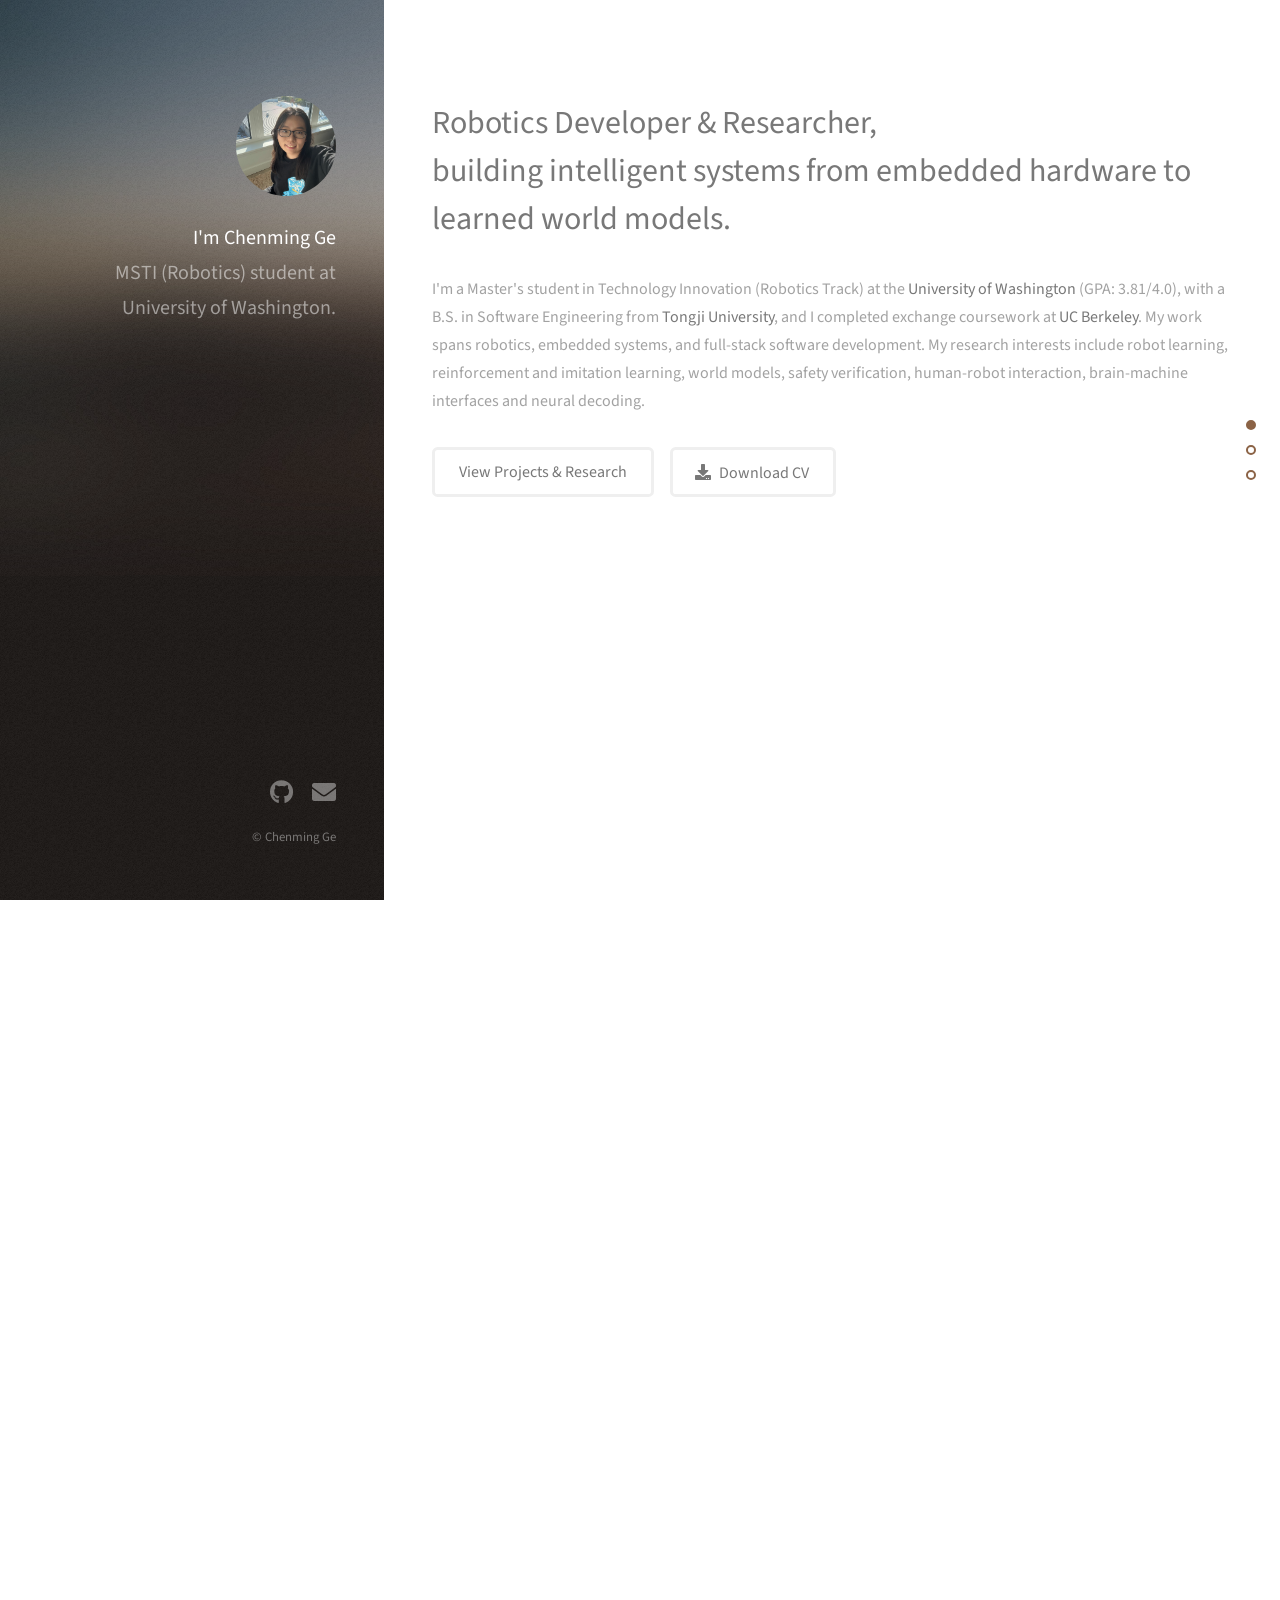
<file: index.html>
<!DOCTYPE HTML>
<!--
	Strata by HTML5 UP
	html5up.net | @ajlkn
	Free for personal and commercial use under the CCA 3.0 license (html5up.net/license)
-->
<html>
	<head>
		<title>Chenming Ge | Portfolio</title>
		<meta charset="utf-8" />
		<meta name="viewport" content="width=device-width, initial-scale=1, user-scalable=no" />
		<link rel="stylesheet" href="assets/css/main.css" />
		<style>
			#header h1 br {
				display: inline !important;
			}
			.entry-list {
				display: flex;
				flex-direction: column;
			}
			.entry {
				padding: 1.4em 0;
				border-bottom: 1px solid #ddd;
			}
			.entry:first-child {
				padding-top: 0;
			}
			.entry:last-child {
				border-bottom: none;
			}
			.entry h3 {
				font-size: 1em;
				margin: 0 0 0.5em 0;
			}
			.entry p {
				font-size: 0.85em;
				line-height: 1.6em;
				margin: 0;
				color: #777;
			}
			.entry p.meta {
				margin: 0.6em 0 0 0;
				color: #aaa;
			}
			#background .block + .block {
				border-top: 1px solid #ddd;
				margin-top: 1.25em;
				padding-top: 1.25em;
			}
			#background .block header.major {
				margin: 0 0 0.5em 0;
			}
			#background .block header.major h2 {
				margin: 0;
			}
			#background #skills > p {
				margin: 0 0 0.6em 0;
			}
			#background .block + .block header.major h2 {
				font-size: 1.5em;
			}
			#background .item + .item {
				margin-top: 0.8em;
			}
			#background .item-head {
				display: flex;
				flex-wrap: wrap;
				justify-content: space-between;
				gap: 0 1.5em;
				font-size: 0.95em;
				color: #555;
			}
			#background .item-head .when {
				color: #aaa;
				font-size: 0.85em;
				white-space: nowrap;
			}
			#background .item p,
			#background .item li {
				font-size: 0.85em;
				line-height: 1.6em;
				color: #777;
				margin: 0 0 0.2em 0;
			}
			#background .item ul {
				margin: 0.3em 0 0 0;
				padding-left: 1.2em;
			}
			#background .item strong {
				color: #555;
			}
			.entry h3 + p.meta {
				margin-top: 0;
			}
			#background .skills-also {
				font-size: 0.85em;
				color: #777;
			}
			/* Page-by-page scrolling with fade in/out (desktop) */
			.js #main > section > * {
				opacity: 0;
				transform: translateY(2em);
				transition: opacity 0.7s ease, transform 0.7s ease;
			}
			.js #main > section.in-view > * {
				opacity: 1;
				transform: none;
			}
			#page-dots {
				display: none;
			}
			@media screen and (min-width: 981px) {
				html {
					scroll-snap-type: y mandatory;
				}
				#main {
					padding-top: 0;
					padding-bottom: 0;
				}
				#main > section,
				#main > section:first-child {
					border-top: 0;
					margin: 0;
					padding: 11vh 0 3em 0;
					min-height: 100vh;
					box-sizing: border-box;
					scroll-snap-align: start;
					scroll-snap-stop: always;
				}
				#page-dots {
					display: flex;
					flex-direction: column;
					gap: 0.9em;
					position: fixed;
					right: 1.5em;
					top: 50%;
					transform: translateY(-50%);
					z-index: 10;
				}
				#page-dots a {
					display: block;
					width: 0.65em;
					height: 0.65em;
					border-radius: 50%;
					border: 2px solid #8b6346;
					background: transparent;
					transition: background 0.3s;
				}
				#page-dots a.active {
					background: #8b6346;
				}
			}
			@media screen and (max-width: 980px) {
				html {
					scroll-snap-type: y proximity;
				}
				#main > section {
					scroll-snap-align: start;
				}
			}
			@media (prefers-reduced-motion: reduce) {
				.js #main > section > * {
					opacity: 1;
					transform: none;
					transition: none;
				}
				html {
					scroll-behavior: auto;
				}
			}
		</style>
		<script>document.documentElement.className += " js";</script>
	</head>
	<body class="is-preload">

		<!-- Header -->
			<header id="header">
				<div class="inner">
					<a href="#" class="image avatar"><img src="images/avatar.jpg" alt="" /></a>
					<h1><strong>I'm Chenming Ge</strong><br />
					MSTI (Robotics) student at University of Washington.</h1>
				</div>
			</header>

		<!-- Main -->
			<div id="main">

				<!-- One -->
					<section id="one">
						<header class="major">
							<h2>Robotics Developer &amp; Researcher,<br />
							building intelligent systems from embedded hardware to learned world models.</h2>
						</header>
						<p>I'm a Master's student in Technology Innovation (Robotics Track) at the <strong>University of Washington</strong> (GPA: 3.81/4.0), with a B.S. in Software Engineering from <strong>Tongji University</strong>, and I completed exchange coursework at <strong>UC Berkeley</strong>. My work spans robotics, embedded systems, and full-stack software development. My research interests include robot learning, reinforcement and imitation learning, world models, safety verification, human-robot interaction, brain-machine interfaces and neural decoding.</p>
						<ul class="actions">
							<li><a href="projects.html" class="button">View Projects &amp; Research</a></li>
							<li><a href="Chenming_Ge_CV.pdf" target="_blank" class="button icon solid fa-download">Download CV</a></li>
						</ul>
					</section>

				<!-- Education, Experience, Skills -->
					<section id="background">
						<div class="block" id="education">
							<header class="major">
								<h2>Education</h2>
							</header>
							<div class="item">
								<div class="item-head"><strong>University of Washington</strong><span class="when">Sep 2025 to Mar 2027</span></div>
								<p>M.S. in Technology Innovation (Robotics Track), GPA 3.81/4</p>
								<p><strong>Courses:</strong> Managing Data and Signal Processing, Robotic Sensing and Mobility, Neuroscience (NEUSCI 401)</p>
							</div>
							<div class="item">
								<div class="item-head"><strong>Tongji University</strong><span class="when">Sep 2021 to Jun 2025</span></div>
								<p>B.S. in Software Engineering, GPA 88.25/100</p>
								<p><strong>Courses:</strong> Linear Algebra, Probability and Mathematical Statistics, Statistics Analysis and Modeling, Data Structures, Computer Graphics</p>
							</div>
						</div>
						<div class="block" id="experience">
							<header class="major">
								<h2>Experience</h2>
							</header>
							<div class="item">
								<div class="item-head"><strong>Timeplus, Shanghai</strong><span class="when">Jul 2024 to Feb 2025</span></div>
								<p>Backend Development Intern</p>
								<ul>
									<li>Developed the C++ core engine of Proton, a real-time streaming database for high-throughput, low-latency data processing, extending the streaming type system with 6 new data types and ensuring compatibility across 48 streaming aggregation functions.</li>
									<li>Resolved 3 long-standing bugs in distributed streaming storage, including merge-operation failures and data consistency issues between real-time insertion and query results.</li>
								</ul>
							</div>
						</div>
						<div class="block" id="skills">
							<header class="major">
								<h2>Skills</h2>
							</header>
							<p>
							<strong>Languages:</strong> C++, Python &nbsp;|&nbsp;
							<strong>ML:</strong> PyTorch, scikit-learn, world models, RL and imitation learning &nbsp;|&nbsp;
							<strong>Robotics:</strong> ROS2, LeRobot, Isaac Lab, NVIDIA Jetson &nbsp;|&nbsp;
							<strong>Tools:</strong> Docker, Git
						</p>
						<p class="skills-also"><strong>Also:</strong> Java, C#, JavaScript, CUDA, MoveIt, Fusion 360</p>
						</div>
					</section>

				<!-- Publications -->
					<section id="publications">
						<header class="major">
							<h2>Publications &amp; Manuscripts</h2>
						</header>
						<div class="entry-list">
							<div class="entry">
								<h3>Do Joint Audio-Video Generation Models Understand Physics?</h3>
								<p>The paper introduces AV-Phys Bench, a benchmark for physical commonsense in joint audio-video generation.</p>
								<p class="meta">Co-author. NeurIPS 2026. <a href="https://doi.org/10.48550/arXiv.2605.07061" target="_blank">Paper</a></p>
							</div>
							<div class="entry">
								<!-- arXiv link TBD -->
								<h3>Tracking Asking Cost over Time: Learning When to Ask Each User in Embodied Agents</h3>
								<p>Chenming Ge, Fan Zhang</p>
								<p class="meta">Under review. <a href="https://github.com/Ghosty2003/TACT" target="_blank">Code</a></p>
							</div>
							<div class="entry">
								<h3>VerdictBench: Can World Models Tell When a Policy Will Fail?</h3>
								<p>Chenming Ge, Yuhang Sun, Mengting Li, Xirui Zhu, Jack Hatcher, Basel Alomair, Luyao Niu, Radha Poovendran</p>
								<p class="meta">Under review.</p>
							</div>
							<div class="entry">
								<h3>Algorithm Structure for Real-time General Game Playing Agents</h3>
								<p class="meta">Independent research, 2022. <a href="https://www.researchgate.net/publication/372214848_Algorithm_structure_for_real-time_general_game_playing_agents" target="_blank">Paper</a></p>
							</div>
						</div>
					</section>

			</div>

		<!-- Page dots -->
			<nav id="page-dots" aria-label="Sections">
				<a href="#one" title="About"></a>
				<a href="#background" title="Education, Experience and Skills"></a>
				<a href="#publications" title="Publications"></a>
			</nav>

		<!-- Footer -->
			<footer id="footer">
				<div class="inner">
					<ul class="icons">
						<li><a href="https://github.com/Ghosty2003" target="_blank" class="icon brands fa-github"><span class="label">Github</span></a></li>
						<li><a href="mailto:chenmg93@uw.edu" class="icon solid fa-envelope"><span class="label">Email</span></a></li>
					</ul>
					<ul class="copyright">
						<li>&copy; Chenming Ge</li>
					</ul>
				</div>
			</footer>

		<!-- Scripts -->
			<script src="assets/js/jquery.min.js"></script>
			<script src="assets/js/jquery.poptrox.min.js"></script>
			<script src="assets/js/browser.min.js"></script>
			<script src="assets/js/breakpoints.min.js"></script>
			<script src="assets/js/util.js"></script>
			<script src="assets/js/main.js"></script>

	
			<script>
				(function() {
					var sections = document.querySelectorAll('#main > section');
					var dots = document.querySelectorAll('#page-dots a');
					if (!('IntersectionObserver' in window)) {
						sections.forEach(function(el) { el.classList.add('in-view'); });
						return;
					}
					var io = new IntersectionObserver(function(entries) {
						entries.forEach(function(e) {
							e.target.classList.toggle('in-view', e.isIntersecting);
							if (e.isIntersecting) {
								dots.forEach(function(d) {
									d.classList.toggle('active', d.getAttribute('href') === '#' + e.target.id);
								});
							}
						});
					}, { rootMargin: '-35% 0px -35% 0px' });
					sections.forEach(function(el) { io.observe(el); });
				})();
			</script>

	</body>
</html>
</file>
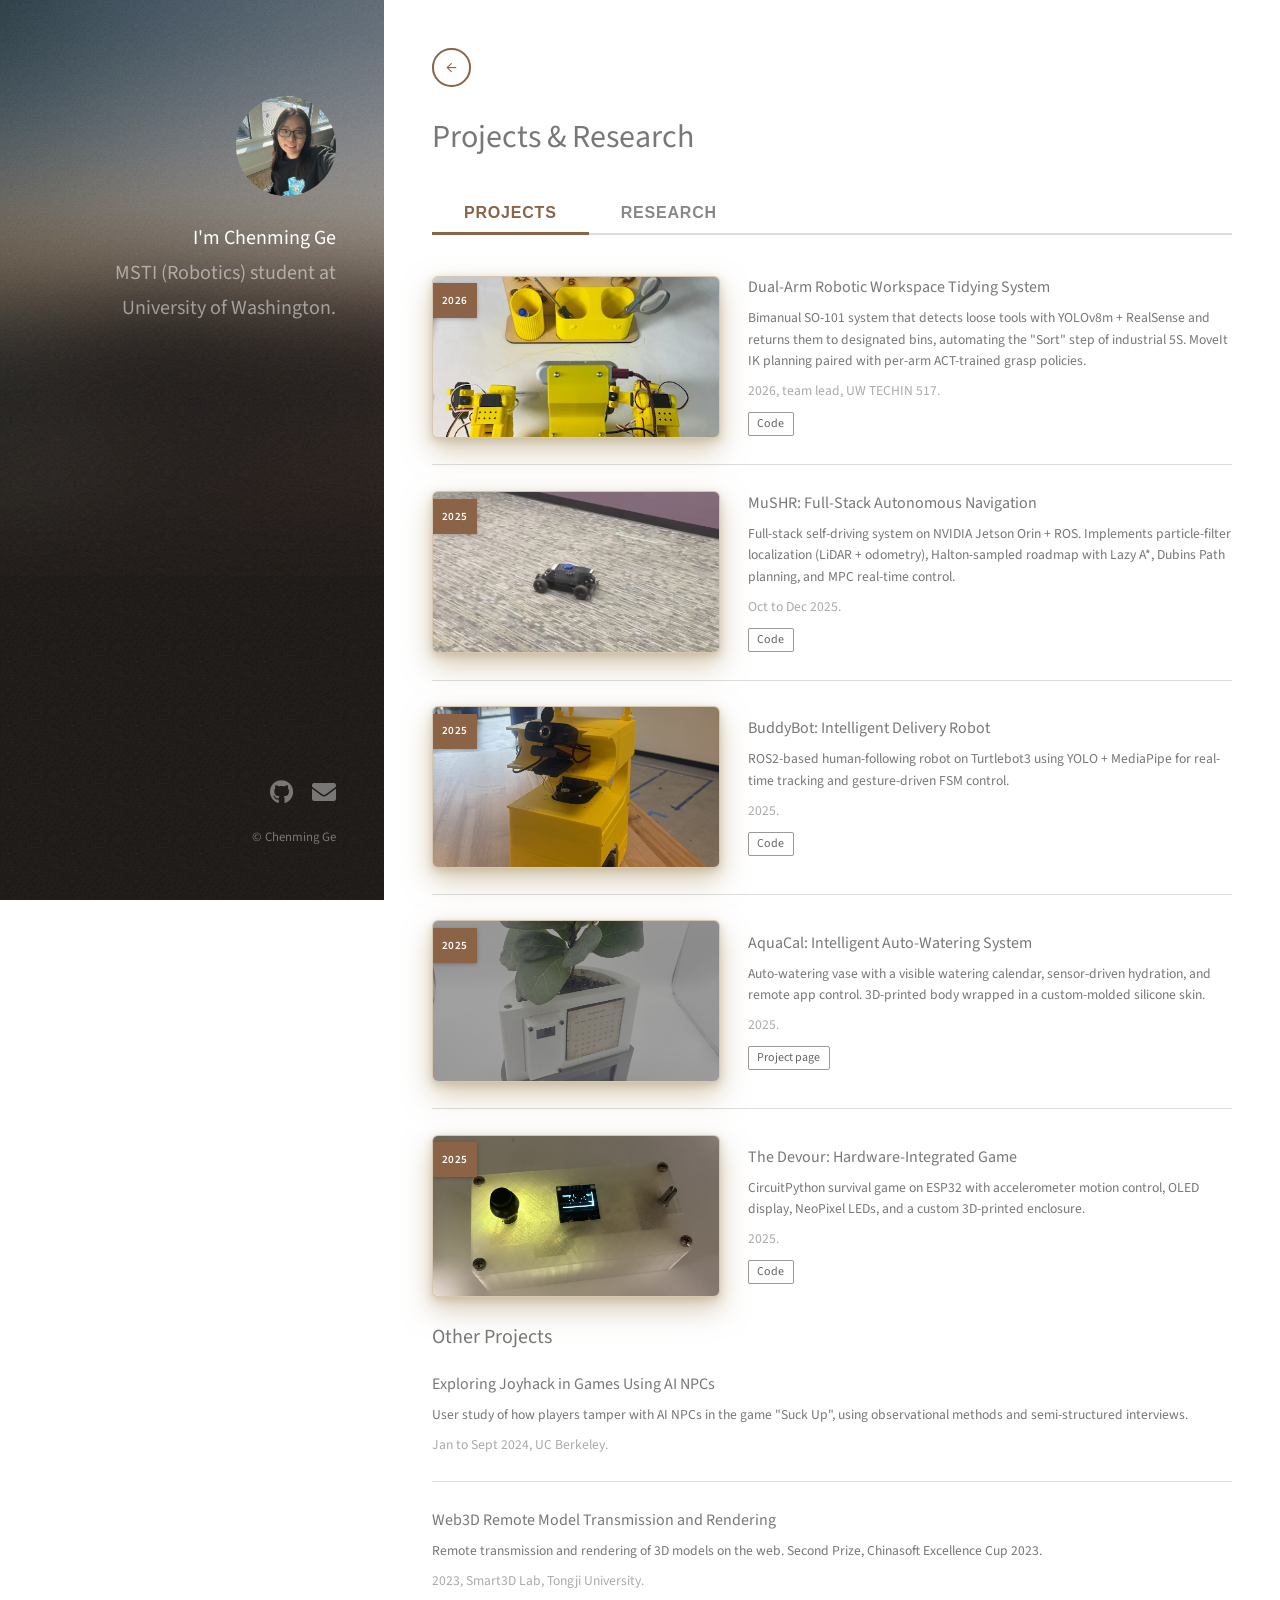
<file: projects.html>
<!DOCTYPE HTML>
<html>
	<head>
		<title>Projects &amp; Research | Chenming Ge</title>
		<meta charset="utf-8" />
		<meta name="viewport" content="width=device-width, initial-scale=1, user-scalable=no" />
		<link rel="stylesheet" href="assets/css/main.css" />
		<style>
			#main {
				padding-top: 3em;
				max-width: none;
			}
			#header h1 br {
				display: inline !important;
			}
			.tab-nav {
				display: flex;
				gap: 0;
				margin-bottom: 2.5em;
				border-bottom: 2px solid #ddd;
			}
			.tab-btn {
				padding: 0.65em 2em;
				font-size: 1em;
				font-weight: 600;
				background: none;
				border: none;
				border-bottom: 3px solid transparent;
				margin-bottom: -2px;
				cursor: pointer;
				color: #888;
				letter-spacing: 0.05em;
				text-transform: uppercase;
				transition: color 0.2s, border-color 0.2s;
			}
			.tab-btn.active {
				color: #8b6346;
				border-bottom-color: #8b6346;
			}
			.tab-btn:hover {
				color: #8b6346;
			}
			.tab-panel {
				display: none;
			}
			.tab-panel.active {
				display: block;
			}
			.card-link {
				display: block;
				color: inherit;
				text-decoration: none;
				border-bottom: none;
			}
			a.card-link,
			a.card-link:hover,
			a.card-link:focus {
				border-bottom: none;
				text-decoration: none;
			}
			a.card-link p,
			a.card-link h3 {
				border-bottom: none;
			}
			a.card-link:hover h3 {
				color: #8b6346;
			}
			.back-btn {
				display: inline-flex;
				align-items: center;
				justify-content: center;
				width: 2.2em;
				height: 2.2em;
				border-radius: 50%;
				border: 2px solid #8b6346;
				color: #8b6346;
				font-size: 1.1em;
				text-decoration: none;
				margin-bottom: 1.5em;
				transition: background 0.2s, color 0.2s;
			}
			.back-btn:hover {
				background: #8b6346;
				color: #fff !important;
				border-bottom: none;
			}
			.work-item .image.fit {
				height: 200px;
				overflow: hidden;
				margin: 0 0 1.5em 0;
			}
			.work-item .image.fit img {
				width: 100%;
				height: 100%;
				object-fit: cover;
				object-position: center;
			}
			.research-list {
				display: flex;
				flex-direction: column;
			}
			.research-item {
				display: flex;
				gap: 1.75em;
				align-items: center;
				padding: 1.6em 0;
				border-bottom: 1px solid #ddd;
			}
			.research-item:first-child {
				padding-top: 0;
			}
			.research-item:last-child {
				border-bottom: none;
			}
			.research-item .thumb {
				position: relative;
				flex: 0 0 clamp(18em, 28%, 28em);
				aspect-ratio: 1300 / 731;
				background: #fff;
				border-radius: 6px;
				border: 1px solid rgba(195, 176, 145, 0.7);
				box-shadow: 0 12px 28px rgba(176, 150, 104, 0.5), 0 3px 8px rgba(140, 115, 70, 0.3);
				overflow: hidden;
				transition: box-shadow 0.25s, transform 0.25s;
			}
			.research-item .thumb img {
				position: absolute;
				inset: 0;
				width: 100%;
				height: 100%;
				object-fit: cover;
				object-position: center;
			}
			.research-item .thumb img.contain {
				object-fit: contain;
			}
			.research-item:hover .thumb {
				transform: translateY(-2px);
				box-shadow: 0 16px 34px rgba(176, 150, 104, 0.6), 0 4px 10px rgba(140, 115, 70, 0.35);
			}
			.research-item .thumb .badge {
				position: absolute;
				top: 0.6em;
				left: 0;
				z-index: 1;
				padding: 0.3em 0.8em;
				font-size: 0.7em;
				font-weight: 600;
				letter-spacing: 0.04em;
				color: #fff;
				background: #8b6346;
				box-shadow: 0 1px 4px rgba(0, 0, 0, 0.25);
			}
			.research-item .body {
				flex: 1;
				min-width: 0;
			}
			.research-item h3 {
				font-size: 1em;
				margin: 0 0 0.5em 0;
			}
			.research-item p {
				font-size: 0.85em;
				line-height: 1.6em;
				margin: 0;
				color: #777;
			}
			.research-item p.role {
				margin: 0.6em 0 0 0;
				color: #aaa;
			}
			.research-item .links {
				margin-top: 0.7em;
				font-size: 0.75em;
				color: #aaa;
			}
			.research-item .links a {
				display: inline-block;
				margin: 0 0.4em 0 0;
				padding: 0.1em 0.7em;
				border: 1px solid #999;
				border-radius: 2px;
				color: #666;
				line-height: 1.6em;
				transition: color 0.2s, border-color 0.2s;
			}
			.research-item .links a:hover {
				color: #8b6346;
				border-color: #8b6346;
			}
			.research-item .links-label {
				margin-right: 0.4em;
			}
			@media screen and (max-width: 736px) {
				.research-item {
					flex-direction: column;
					align-items: stretch;
					gap: 1em;
				}
				.research-item .thumb {
					flex: none;
					width: 100%;
					aspect-ratio: 1300 / 731;
				}
			}
		</style>
	</head>
	<body class="is-preload">

		<!-- Header -->
		<header id="header">
			<div class="inner">
				<a href="index.html" class="image avatar"><img src="images/avatar.jpg" alt="Chenming Ge" /></a>
				<h1><strong>I'm Chenming Ge</strong><br />
				MSTI (Robotics) student at University of Washington.</h1>
			</div>
		</header>

		<!-- Main -->
		<div id="main">
			<section>
				<a href="index.html" class="back-btn" title="Back to Home">&#8592;</a>
				<header class="major">
					<h2>Projects &amp; Research</h2>
				</header>

				<!-- Tab Navigation -->
				<div class="tab-nav">
					<button class="tab-btn active" onclick="switchTab('projects', this)">Projects</button>
					<button class="tab-btn" onclick="switchTab('research', this)">Research</button>
				</div>

				<!-- Projects Tab -->
				<div id="tab-projects" class="tab-panel active">
					<div class="research-list">

						<article class="research-item">
							<div class="thumb"><span class="badge">2026</span><img src="images/projects/dualarm.jpg" alt="Two yellow SO-101 robotic arms on a workbench with a rack of tools" /></div>
							<div class="body">
								<h3>Dual-Arm Robotic Workspace Tidying System</h3>
								<p>Bimanual SO-101 system that detects loose tools with YOLOv8m + RealSense and returns them to designated bins, automating the "Sort" step of industrial 5S. MoveIt IK planning paired with per-arm ACT-trained grasp policies.</p>
								<p class="role">2026, team lead, UW TECHIN 517.</p>
								<div class="links"><a href="https://github.com/Ghosty2003/Automated-Workstation-Reset" target="_blank">Code</a></div>
							</div>
						</article>

						<article class="research-item">
							<div class="thumb"><span class="badge">2025</span><img src="images/projects/mushr.jpg" alt="A small MuSHR autonomous car driving across a carpeted floor" /></div>
							<div class="body">
								<h3>MuSHR: Full-Stack Autonomous Navigation</h3>
								<p>Full-stack self-driving system on NVIDIA Jetson Orin + ROS. Implements particle-filter localization (LiDAR + odometry), Halton-sampled roadmap with Lazy A*, Dubins Path planning, and MPC real-time control.</p>
								<p class="role">Oct to Dec 2025.</p>
								<div class="links"><a href="https://github.com/Ghosty2003/Taro" target="_blank">Code</a></div>
							</div>
						</article>

						<article class="research-item">
							<div class="thumb"><span class="badge">2025</span><img style="object-position: center 75%" src="images/projects/buddybot.jpg" alt="The yellow body of BuddyBot, a delivery robot, with a camera mounted on its front" /></div>
							<div class="body">
								<h3>BuddyBot: Intelligent Delivery Robot</h3>
								<p>ROS2-based human-following robot on Turtlebot3 using YOLO + MediaPipe for real-time tracking and gesture-driven FSM control.</p>
								<p class="role">2025.</p>
								<div class="links"><a href="https://github.com/Ghosty2003/Tech516-BuddyBot" target="_blank">Code</a></div>
							</div>
						</article>

						<article class="research-item">
							<div class="thumb"><span class="badge">2025</span><img src="images/projects/aquacal.jpg" alt="The AquaCal auto-watering vase, a white 3D-printed planter holding a leafy plant" /></div>
							<div class="body">
								<h3>AquaCal: Intelligent Auto-Watering System</h3>
								<p>Auto-watering vase with a visible watering calendar, sensor-driven hydration, and remote app control. 3D-printed body wrapped in a custom-molded silicone skin.</p>
								<p class="role">2025.</p>
								<div class="links"><a href="https://aquacal-mq028ly.gamma.site/" target="_blank">Project page</a></div>
							</div>
						</article>

						<article class="research-item">
							<div class="thumb"><span class="badge">2025</span><img src="images/projects/devour.jpg" alt="The Devour game console, a translucent 3D-printed enclosure with a joystick and a small OLED screen" /></div>
							<div class="body">
								<h3>The Devour: Hardware-Integrated Game</h3>
								<p>CircuitPython survival game on ESP32 with accelerometer motion control, OLED display, NeoPixel LEDs, and a custom 3D-printed enclosure.</p>
								<p class="role">2025.</p>
								<div class="links"><a href="https://github.com/Ghosty2003/Sensor512Fin" target="_blank">Code</a></div>
							</div>
						</article>

					</div>

					<h3 class="section-title">Other Projects</h3>
					<div class="research-list">

						<article class="research-item">
							<div class="body">
								<h3>Exploring Joyhack in Games Using AI NPCs</h3>
								<p>User study of how players tamper with AI NPCs in the game "Suck Up", using observational methods and semi-structured interviews.</p>
								<p class="role">Jan to Sept 2024, UC Berkeley.</p>
							</div>
						</article>

						<article class="research-item">
							<div class="body">
								<h3>Web3D Remote Model Transmission and Rendering</h3>
								<p>Remote transmission and rendering of 3D models on the web. Second Prize, Chinasoft Excellence Cup 2023.</p>
								<p class="role">2023, Smart3D Lab, Tongji University.</p>
							</div>
						</article>

					</div>
				</div>

				<!-- Research Tab -->
				<div id="tab-research" class="tab-panel">
					<div class="research-list">

												<article class="research-item">
							<div class="thumb"><span class="badge">Under review</span><img src="images/research/verdictbench_teaser.png" alt="VerdictBench pipeline diagram" /></div>
							<div class="body">
								<h3>VerdictBench: Can World Models Tell When a Policy Will Fail?</h3>
								<p>A benchmark that tests whether a world model's success verdict can be trusted for an individual run. VerdictBench pairs each imagined verdict with the simulator outcome of the same run from the same initial state, under graded shifts in layout, dynamics, and sensing annotated by whether each shift is visible to the model. We find that verdicts accept nearly every run even when many accepted plans fail, and that closed-loop replanning can hide these errors.</p>
								<p class="role">Sep 2026 to present, Research Assistant, University of Washington, supervised by Dr. Luyao Niu.</p>
							</div>
						</article>

												<article class="research-item">
							<!-- arXiv link TBD -->
							<div class="thumb"><span class="badge">Under review</span><img class="contain" src="images/research/tact_teaser.png" alt="TACT method diagram" /></div>
							<div class="body">
								<h3>Tracking Asking Cost over Time: Learning When to Ask Each User in Embodied Agents</h3>
								<p>A lightweight reward-learning framework that lets a robot learn, for each user, when asking for clarification is worth the interruption. TACT estimates the utility of asking or acting from user context and interaction feedback, and replaces a fixed interruption cost with a learned, user-specific one. It updates passively from ordinary interaction and needs only a small amount of data and computation.</p>
								<p class="role">Jan 2026 to present, lead researcher, with early-stage input from Fan Zhang.</p>
								<div class="links"><a href="https://github.com/Ghosty2003/TACT" target="_blank">Code</a></div>
							</div>
						</article>

												<article class="research-item">
							<div class="thumb"><span class="badge">Deployment</span><img src="images/research/mpail2_teaser.jpg" alt="SO-101 robotic arm holding a blue block" /></div>
							<div class="body">
								<h3>MPAIL2 Real-World Deployment on SO-101</h3>
								<p>Deployed an inverse reinforcement learning-based framework on a physical SO-101 robotic arm, integrating camera observations, joint-level control, and online training. Addressed hardware limitations and training instability through sensor alignment, signal filtering, and systematic debugging of robot behavior and control logs.</p>
								<p class="role">Mar to Aug 2026, UW Robot Learning Lab.</p>
								<div class="links"><span class="links-label">Based on work:</span> <a href="https://arxiv.org/abs/2602.24121" target="_blank">Paper</a><a href="https://github.com/UWRobotLearning/mpail2/tree/so-101" target="_blank">Code</a></div>
							</div>
						</article>

												<article class="research-item">
							<div class="thumb"><span class="badge">NeurIPS 2026</span><img src="images/research/avphys_teaser.jpg" alt="AV-Phys Bench example prompts with generated videos from two models" /></div>
							<div class="body">
								<h3>AV-Phys Bench</h3>
								<p>AV-Phys Bench evaluates whether joint audio-video generation models understand real-world physics, rather than just producing plausible-looking sounds and frames. It tests Steady State, Event Transition, and Environment Transition scenes on five dimensions of semantic and physical commonsense.</p>
								<p class="role">Mar to May 2026, co-author. My contribution: benchmark design, rubric refinement for inter-annotator consistency, data collection and annotation verification.</p>
								<div class="links"><a href="https://doi.org/10.48550/arXiv.2605.07061" target="_blank">Paper</a></div>
							</div>
						</article>

												<article class="research-item">
							<div class="body">
								<h3>SAFEWORLD</h3>
								<p>An exploratory safety framework built on a frozen world model, reasoning over RSSM latent transitions and integrating DreamerV3 and TD-MPC2 toward sim-to-real deployment from Isaac Lab to the SO-101 arm.</p>
								<p class="role">Mar 2026 to present, collaborator. Ongoing.</p>
							</div>
						</article>

					</div>

					<h3 class="section-title">Earlier Research</h3>
					<div class="research-list">

												<article class="research-item">
							<div class="body">
								<h3>Long-tail Bias Mitigation in HOI Detection</h3>
								<p>Undergraduate thesis. A QPIC-based framework with affordance-transfer-inspired enhancement and teacher-guided pseudo-labeling for Human-Object Interaction detection. It improves overall mAP by 1.6% and tail-class accuracy by 5.1% to 6.3% on V-COCO.</p>
								<p class="role">Dec 2024 to May 2025, Tongji University.</p>
							</div>
						</article>

												<article class="research-item">
							<div class="body">
								<h3>Algorithm Structure for Real-time General Game Playing Agents</h3>
								<p>General Game Playing studies AI agents that play unfamiliar games by reading only the rules at runtime, with no human intervention. Prior work has focused on turn-based games using generic heuristics or Monte Carlo/UCT search, but real-time games now dominate the market. This paper evaluates whether existing GGP algorithms can be adapted to real-time play and proposes a dual-server (strategy + acting) architecture to close the gap.</p>
								<p class="role">2022, independent research. My contribution: Sole author. Conducted the literature review and proposed the dual-server architecture, improving breadth and efficiency to better mimic human performance.</p>
								<div class="links"><a href="https://www.researchgate.net/publication/372214848_Algorithm_structure_for_real-time_general_game_playing_agents" target="_blank">Paper</a></div>
							</div>
						</article>
					</div>
				</div>

			</section>
		</div>

		<!-- Footer -->
		<footer id="footer">
			<div class="inner">
				<ul class="icons">
					<li><a href="https://github.com/Ghosty2003" target="_blank" class="icon brands fa-github"><span class="label">Github</span></a></li>
					<li><a href="mailto:chenmg93@uw.edu" class="icon solid fa-envelope"><span class="label">Email</span></a></li>
				</ul>
				<ul class="copyright">
					<li>&copy; Chenming Ge</li>
				</ul>
			</div>
		</footer>

		<!-- Scripts -->
		<script src="assets/js/jquery.min.js"></script>
		<script src="assets/js/jquery.poptrox.min.js"></script>
		<script src="assets/js/browser.min.js"></script>
		<script src="assets/js/breakpoints.min.js"></script>
		<script src="assets/js/util.js"></script>
		<script src="assets/js/main.js"></script>
		<script>
			function switchTab(name, btn) {
				document.querySelectorAll('.tab-panel').forEach(function(p) { p.classList.remove('active'); });
				document.querySelectorAll('.tab-btn').forEach(function(b) { b.classList.remove('active'); });
				document.getElementById('tab-' + name).classList.add('active');
				btn.classList.add('active');
			}
			(function() {
				var tab = new URLSearchParams(window.location.search).get('tab');
				if (tab === 'research') {
					var btn = document.querySelector('.tab-btn:nth-child(2)');
					switchTab('research', btn);
				}
			})();
		</script>

	</body>
</html>
</file>
<file: assets/css/main.css>
@import url("fontawesome-all.min.css");
@import url("https://fonts.googleapis.com/css?family=Source+Sans+Pro:400,400italic");

/*
	Strata by HTML5 UP
	html5up.net | @ajlkn
	Free for personal and commercial use under the CCA 3.0 license (html5up.net/license)
*/

html, body, div, span, applet, object,
iframe, h1, h2, h3, h4, h5, h6, p, blockquote,
pre, a, abbr, acronym, address, big, cite,
code, del, dfn, em, img, ins, kbd, q, s, samp,
small, strike, strong, sub, sup, tt, var, b,
u, i, center, dl, dt, dd, ol, ul, li, fieldset,
form, label, legend, table, caption, tbody,
tfoot, thead, tr, th, td, article, aside,
canvas, details, embed, figure, figcaption,
footer, header, hgroup, menu, nav, output, ruby,
section, summary, time, mark, audio, video {
	margin: 0;
	padding: 0;
	border: 0;
	font-size: 100%;
	font: inherit;
	vertical-align: baseline;}

article, aside, details, figcaption, figure,
footer, header, hgroup, menu, nav, section {
	display: block;}

body {
	line-height: 1;
}

ol, ul {
	list-style: none;
}

blockquote, q {
	quotes: none;
}

	blockquote:before, blockquote:after, q:before, q:after {
		content: '';
		content: none;
	}

table {
	border-collapse: collapse;
	border-spacing: 0;
}

body {
	-webkit-text-size-adjust: none;
}

mark {
	background-color: transparent;
	color: inherit;
}

input::-moz-focus-inner {
	border: 0;
	padding: 0;
}

input, select, textarea {
	-moz-appearance: none;
	-webkit-appearance: none;
	-ms-appearance: none;
	appearance: none;
}

/* Basic */

	html {
		box-sizing: border-box;
	}

	*, *:before, *:after {
		box-sizing: inherit;
	}

	body {
		background: #fff;
	}

		body.is-preload *, body.is-preload *:before, body.is-preload *:after {
			-moz-animation: none !important;
			-webkit-animation: none !important;
			-ms-animation: none !important;
			animation: none !important;
			-moz-transition: none !important;
			-webkit-transition: none !important;
			-ms-transition: none !important;
			transition: none !important;
		}

	body, input, select, textarea {
		color: #a2a2a2;
		font-family: "Source Sans Pro", Helvetica, sans-serif;
		font-size: 16pt;
		font-weight: 400;
		line-height: 1.75em;
	}

	a {
		-moz-transition: color 0.2s ease-in-out, border-color 0.2s ease-in-out;
		-webkit-transition: color 0.2s ease-in-out, border-color 0.2s ease-in-out;
		-ms-transition: color 0.2s ease-in-out, border-color 0.2s ease-in-out;
		transition: color 0.2s ease-in-out, border-color 0.2s ease-in-out;
		border-bottom: dotted 1px;
		color: #8b6346;
		text-decoration: none;
	}

		a:hover {
			border-bottom-color: transparent;
			color: #8b6346 !important;
			text-decoration: none;
		}

	strong, b {
		color: #787878;
		font-weight: 400;
	}

	em, i {
		font-style: italic;
	}

	p {
		margin: 0 0 2em 0;
	}

	h1, h2, h3, h4, h5, h6 {
		color: #787878;
		font-weight: 400;
		line-height: 1em;
		margin: 0 0 1em 0;
	}

		h1 a, h2 a, h3 a, h4 a, h5 a, h6 a {
			color: inherit;
			text-decoration: none;
		}

	h1 {
		font-size: 2em;
		line-height: 1.5em;
	}

	h2 {
		font-size: 1.5em;
		line-height: 1.5em;
	}

	h3 {
		font-size: 1.25em;
		line-height: 1.5em;
	}

	h4 {
		font-size: 1.1em;
		line-height: 1.5em;
	}

	h5 {
		font-size: 0.9em;
		line-height: 1.5em;
	}

	h6 {
		font-size: 0.7em;
		line-height: 1.5em;
	}

	sub {
		font-size: 0.8em;
		position: relative;
		top: 0.5em;
	}

	sup {
		font-size: 0.8em;
		position: relative;
		top: -0.5em;
	}

	hr {
		border: 0;
		border-bottom: solid 2px #efefef;
		margin: 2em 0;
	}

		hr.major {
			margin: 3em 0;
		}

	blockquote {
		border-left: solid 6px #efefef;
		font-style: italic;
		margin: 0 0 2em 0;
		padding: 0.5em 0 0.5em 1.5em;
	}

	code {
		background: #f7f7f7;
		border-radius: 0.35em;
		border: solid 2px #efefef;
		font-family: "Courier New", monospace;
		font-size: 0.9em;
		margin: 0 0.25em;
		padding: 0.25em 0.65em;
	}

	pre {
		-webkit-overflow-scrolling: touch;
		font-family: "Courier New", monospace;
		font-size: 0.9em;
		margin: 0 0 2em 0;
	}

		pre code {
			display: block;
			line-height: 1.75em;
			padding: 1em 1.5em;
			overflow-x: auto;
		}

	.align-left {
		text-align: left;
	}

	.align-center {
		text-align: center;
	}

	.align-right {
		text-align: right;
	}

/* Container */

	.container {
		margin: 0 auto;
		max-width: calc(100% - 4em);
		width: 100%;
	}

		.container.xsmall {
			width: 25%;
		}

		.container.small {
			width: 50%;
		}

		.container.medium {
			width: 75%;
		}

		.container.large {
			width: 125%;
		}

		.container.xlarge {
			width: 150%;
		}

		.container.max {
			width: 100%;
		}

		@media screen and (max-width: 980px) {

			.container {
				width: 100% !important;
				max-width: 100% !important;
			}

		}

		@media screen and (max-width: 480px) {

			.container {
				max-width: calc(100% - 3em);
			}

		}

/* Row */

	.row {
		display: flex;
		flex-wrap: wrap;
		box-sizing: border-box;
		align-items: stretch;
	}

		.row > * {
			box-sizing: border-box;
		}

		.row.gtr-uniform > * > :last-child {
			margin-bottom: 0;
		}

		.row.aln-left {
			justify-content: flex-start;
		}

		.row.aln-center {
			justify-content: center;
		}

		.row.aln-right {
			justify-content: flex-end;
		}

		.row.aln-top {
			align-items: flex-start;
		}

		.row.aln-middle {
			align-items: center;
		}

		.row.aln-bottom {
			align-items: flex-end;
		}

		.row > .imp {
			order: -1;
		}

		.row > .col-1 {
			width: 8.33333%;
		}

		.row > .off-1 {
			margin-left: 8.33333%;
		}

		.row > .col-2 {
			width: 16.66667%;
		}

		.row > .off-2 {
			margin-left: 16.66667%;
		}

		.row > .col-3 {
			width: 25%;
		}

		.row > .off-3 {
			margin-left: 25%;
		}

		.row > .col-4 {
			width: 33.33333%;
		}

		.row > .off-4 {
			margin-left: 33.33333%;
		}

		.row > .col-5 {
			width: 41.66667%;
		}

		.row > .off-5 {
			margin-left: 41.66667%;
		}

		.row > .col-6 {
			width: 50%;
		}

		.row > .off-6 {
			margin-left: 50%;
		}

		.row > .col-7 {
			width: 58.33333%;
		}

		.row > .off-7 {
			margin-left: 58.33333%;
		}

		.row > .col-8 {
			width: 66.66667%;
		}

		.row > .off-8 {
			margin-left: 66.66667%;
		}

		.row > .col-9 {
			width: 75%;
		}

		.row > .off-9 {
			margin-left: 75%;
		}

		.row > .col-10 {
			width: 83.33333%;
		}

		.row > .off-10 {
			margin-left: 83.33333%;
		}

		.row > .col-11 {
			width: 91.66667%;
		}

		.row > .off-11 {
			margin-left: 91.66667%;
		}

		.row > .col-12 {
			width: 100%;
		}

		.row > .off-12 {
			margin-left: 100%;
		}

		.row.gtr-0 {
			margin-top: 0;
			margin-left: 0em;
		}

			.row.gtr-0 > * {
				padding: 0 0 0 0em;
			}

			.row.gtr-0.gtr-uniform {
				margin-top: 0em;
			}

				.row.gtr-0.gtr-uniform > * {
					padding-top: 0em;
				}

		.row.gtr-25 {
			margin-top: 0;
			margin-left: -0.625em;
		}

			.row.gtr-25 > * {
				padding: 0 0 0 0.625em;
			}

			.row.gtr-25.gtr-uniform {
				margin-top: -0.625em;
			}

				.row.gtr-25.gtr-uniform > * {
					padding-top: 0.625em;
				}

		.row.gtr-50 {
			margin-top: 0;
			margin-left: -1.25em;
		}

			.row.gtr-50 > * {
				padding: 0 0 0 1.25em;
			}

			.row.gtr-50.gtr-uniform {
				margin-top: -1.25em;
			}

				.row.gtr-50.gtr-uniform > * {
					padding-top: 1.25em;
				}

		.row {
			margin-top: 0;
			margin-left: -2.5em;
		}

			.row > * {
				padding: 0 0 0 2.5em;
			}

			.row.gtr-uniform {
				margin-top: -2.5em;
			}

				.row.gtr-uniform > * {
					padding-top: 2.5em;
				}

		.row.gtr-150 {
			margin-top: 0;
			margin-left: -3.75em;
		}

			.row.gtr-150 > * {
				padding: 0 0 0 3.75em;
			}

			.row.gtr-150.gtr-uniform {
				margin-top: -3.75em;
			}

				.row.gtr-150.gtr-uniform > * {
					padding-top: 3.75em;
				}

		.row.gtr-200 {
			margin-top: 0;
			margin-left: -5em;
		}

			.row.gtr-200 > * {
				padding: 0 0 0 5em;
			}

			.row.gtr-200.gtr-uniform {
				margin-top: -5em;
			}

				.row.gtr-200.gtr-uniform > * {
					padding-top: 5em;
				}

		@media screen and (max-width: 1800px) {

			.row {
				display: flex;
				flex-wrap: wrap;
				box-sizing: border-box;
				align-items: stretch;
			}

				.row > * {
					box-sizing: border-box;
				}

				.row.gtr-uniform > * > :last-child {
					margin-bottom: 0;
				}

				.row.aln-left {
					justify-content: flex-start;
				}

				.row.aln-center {
					justify-content: center;
				}

				.row.aln-right {
					justify-content: flex-end;
				}

				.row.aln-top {
					align-items: flex-start;
				}

				.row.aln-middle {
					align-items: center;
				}

				.row.aln-bottom {
					align-items: flex-end;
				}

				.row > .imp-xlarge {
					order: -1;
				}

				.row > .col-1-xlarge {
					width: 8.33333%;
				}

				.row > .off-1-xlarge {
					margin-left: 8.33333%;
				}

				.row > .col-2-xlarge {
					width: 16.66667%;
				}

				.row > .off-2-xlarge {
					margin-left: 16.66667%;
				}

				.row > .col-3-xlarge {
					width: 25%;
				}

				.row > .off-3-xlarge {
					margin-left: 25%;
				}

				.row > .col-4-xlarge {
					width: 33.33333%;
				}

				.row > .off-4-xlarge {
					margin-left: 33.33333%;
				}

				.row > .col-5-xlarge {
					width: 41.66667%;
				}

				.row > .off-5-xlarge {
					margin-left: 41.66667%;
				}

				.row > .col-6-xlarge {
					width: 50%;
				}

				.row > .off-6-xlarge {
					margin-left: 50%;
				}

				.row > .col-7-xlarge {
					width: 58.33333%;
				}

				.row > .off-7-xlarge {
					margin-left: 58.33333%;
				}

				.row > .col-8-xlarge {
					width: 66.66667%;
				}

				.row > .off-8-xlarge {
					margin-left: 66.66667%;
				}

				.row > .col-9-xlarge {
					width: 75%;
				}

				.row > .off-9-xlarge {
					margin-left: 75%;
				}

				.row > .col-10-xlarge {
					width: 83.33333%;
				}

				.row > .off-10-xlarge {
					margin-left: 83.33333%;
				}

				.row > .col-11-xlarge {
					width: 91.66667%;
				}

				.row > .off-11-xlarge {
					margin-left: 91.66667%;
				}

				.row > .col-12-xlarge {
					width: 100%;
				}

				.row > .off-12-xlarge {
					margin-left: 100%;
				}

				.row.gtr-0 {
					margin-top: 0;
					margin-left: 0em;
				}

					.row.gtr-0 > * {
						padding: 0 0 0 0em;
					}

					.row.gtr-0.gtr-uniform {
						margin-top: 0em;
					}

						.row.gtr-0.gtr-uniform > * {
							padding-top: 0em;
						}

				.row.gtr-25 {
					margin-top: 0;
					margin-left: -0.625em;
				}

					.row.gtr-25 > * {
						padding: 0 0 0 0.625em;
					}

					.row.gtr-25.gtr-uniform {
						margin-top: -0.625em;
					}

						.row.gtr-25.gtr-uniform > * {
							padding-top: 0.625em;
						}

				.row.gtr-50 {
					margin-top: 0;
					margin-left: -1.25em;
				}

					.row.gtr-50 > * {
						padding: 0 0 0 1.25em;
					}

					.row.gtr-50.gtr-uniform {
						margin-top: -1.25em;
					}

						.row.gtr-50.gtr-uniform > * {
							padding-top: 1.25em;
						}

				.row {
					margin-top: 0;
					margin-left: -2.5em;
				}

					.row > * {
						padding: 0 0 0 2.5em;
					}

					.row.gtr-uniform {
						margin-top: -2.5em;
					}

						.row.gtr-uniform > * {
							padding-top: 2.5em;
						}

				.row.gtr-150 {
					margin-top: 0;
					margin-left: -3.75em;
				}

					.row.gtr-150 > * {
						padding: 0 0 0 3.75em;
					}

					.row.gtr-150.gtr-uniform {
						margin-top: -3.75em;
					}

						.row.gtr-150.gtr-uniform > * {
							padding-top: 3.75em;
						}

				.row.gtr-200 {
					margin-top: 0;
					margin-left: -5em;
				}

					.row.gtr-200 > * {
						padding: 0 0 0 5em;
					}

					.row.gtr-200.gtr-uniform {
						margin-top: -5em;
					}

						.row.gtr-200.gtr-uniform > * {
							padding-top: 5em;
						}

		}

		@media screen and (max-width: 1280px) {

			.row {
				display: flex;
				flex-wrap: wrap;
				box-sizing: border-box;
				align-items: stretch;
			}

				.row > * {
					box-sizing: border-box;
				}

				.row.gtr-uniform > * > :last-child {
					margin-bottom: 0;
				}

				.row.aln-left {
					justify-content: flex-start;
				}

				.row.aln-center {
					justify-content: center;
				}

				.row.aln-right {
					justify-content: flex-end;
				}

				.row.aln-top {
					align-items: flex-start;
				}

				.row.aln-middle {
					align-items: center;
				}

				.row.aln-bottom {
					align-items: flex-end;
				}

				.row > .imp-large {
					order: -1;
				}

				.row > .col-1-large {
					width: 8.33333%;
				}

				.row > .off-1-large {
					margin-left: 8.33333%;
				}

				.row > .col-2-large {
					width: 16.66667%;
				}

				.row > .off-2-large {
					margin-left: 16.66667%;
				}

				.row > .col-3-large {
					width: 25%;
				}

				.row > .off-3-large {
					margin-left: 25%;
				}

				.row > .col-4-large {
					width: 33.33333%;
				}

				.row > .off-4-large {
					margin-left: 33.33333%;
				}

				.row > .col-5-large {
					width: 41.66667%;
				}

				.row > .off-5-large {
					margin-left: 41.66667%;
				}

				.row > .col-6-large {
					width: 50%;
				}

				.row > .off-6-large {
					margin-left: 50%;
				}

				.row > .col-7-large {
					width: 58.33333%;
				}

				.row > .off-7-large {
					margin-left: 58.33333%;
				}

				.row > .col-8-large {
					width: 66.66667%;
				}

				.row > .off-8-large {
					margin-left: 66.66667%;
				}

				.row > .col-9-large {
					width: 75%;
				}

				.row > .off-9-large {
					margin-left: 75%;
				}

				.row > .col-10-large {
					width: 83.33333%;
				}

				.row > .off-10-large {
					margin-left: 83.33333%;
				}

				.row > .col-11-large {
					width: 91.66667%;
				}

				.row > .off-11-large {
					margin-left: 91.66667%;
				}

				.row > .col-12-large {
					width: 100%;
				}

				.row > .off-12-large {
					margin-left: 100%;
				}

				.row.gtr-0 {
					margin-top: 0;
					margin-left: 0em;
				}

					.row.gtr-0 > * {
						padding: 0 0 0 0em;
					}

					.row.gtr-0.gtr-uniform {
						margin-top: 0em;
					}

						.row.gtr-0.gtr-uniform > * {
							padding-top: 0em;
						}

				.row.gtr-25 {
					margin-top: 0;
					margin-left: -0.5em;
				}

					.row.gtr-25 > * {
						padding: 0 0 0 0.5em;
					}

					.row.gtr-25.gtr-uniform {
						margin-top: -0.5em;
					}

						.row.gtr-25.gtr-uniform > * {
							padding-top: 0.5em;
						}

				.row.gtr-50 {
					margin-top: 0;
					margin-left: -1em;
				}

					.row.gtr-50 > * {
						padding: 0 0 0 1em;
					}

					.row.gtr-50.gtr-uniform {
						margin-top: -1em;
					}

						.row.gtr-50.gtr-uniform > * {
							padding-top: 1em;
						}

				.row {
					margin-top: 0;
					margin-left: -2em;
				}

					.row > * {
						padding: 0 0 0 2em;
					}

					.row.gtr-uniform {
						margin-top: -2em;
					}

						.row.gtr-uniform > * {
							padding-top: 2em;
						}

				.row.gtr-150 {
					margin-top: 0;
					margin-left: -3em;
				}

					.row.gtr-150 > * {
						padding: 0 0 0 3em;
					}

					.row.gtr-150.gtr-uniform {
						margin-top: -3em;
					}

						.row.gtr-150.gtr-uniform > * {
							padding-top: 3em;
						}

				.row.gtr-200 {
					margin-top: 0;
					margin-left: -4em;
				}

					.row.gtr-200 > * {
						padding: 0 0 0 4em;
					}

					.row.gtr-200.gtr-uniform {
						margin-top: -4em;
					}

						.row.gtr-200.gtr-uniform > * {
							padding-top: 4em;
						}

		}

		@media screen and (max-width: 980px) {

			.row {
				display: flex;
				flex-wrap: wrap;
				box-sizing: border-box;
				align-items: stretch;
			}

				.row > * {
					box-sizing: border-box;
				}

				.row.gtr-uniform > * > :last-child {
					margin-bottom: 0;
				}

				.row.aln-left {
					justify-content: flex-start;
				}

				.row.aln-center {
					justify-content: center;
				}

				.row.aln-right {
					justify-content: flex-end;
				}

				.row.aln-top {
					align-items: flex-start;
				}

				.row.aln-middle {
					align-items: center;
				}

				.row.aln-bottom {
					align-items: flex-end;
				}

				.row > .imp-medium {
					order: -1;
				}

				.row > .col-1-medium {
					width: 8.33333%;
				}

				.row > .off-1-medium {
					margin-left: 8.33333%;
				}

				.row > .col-2-medium {
					width: 16.66667%;
				}

				.row > .off-2-medium {
					margin-left: 16.66667%;
				}

				.row > .col-3-medium {
					width: 25%;
				}

				.row > .off-3-medium {
					margin-left: 25%;
				}

				.row > .col-4-medium {
					width: 33.33333%;
				}

				.row > .off-4-medium {
					margin-left: 33.33333%;
				}

				.row > .col-5-medium {
					width: 41.66667%;
				}

				.row > .off-5-medium {
					margin-left: 41.66667%;
				}

				.row > .col-6-medium {
					width: 50%;
				}

				.row > .off-6-medium {
					margin-left: 50%;
				}

				.row > .col-7-medium {
					width: 58.33333%;
				}

				.row > .off-7-medium {
					margin-left: 58.33333%;
				}

				.row > .col-8-medium {
					width: 66.66667%;
				}

				.row > .off-8-medium {
					margin-left: 66.66667%;
				}

				.row > .col-9-medium {
					width: 75%;
				}

				.row > .off-9-medium {
					margin-left: 75%;
				}

				.row > .col-10-medium {
					width: 83.33333%;
				}

				.row > .off-10-medium {
					margin-left: 83.33333%;
				}

				.row > .col-11-medium {
					width: 91.66667%;
				}

				.row > .off-11-medium {
					margin-left: 91.66667%;
				}

				.row > .col-12-medium {
					width: 100%;
				}

				.row > .off-12-medium {
					margin-left: 100%;
				}

				.row.gtr-0 {
					margin-top: 0;
					margin-left: 0em;
				}

					.row.gtr-0 > * {
						padding: 0 0 0 0em;
					}

					.row.gtr-0.gtr-uniform {
						margin-top: 0em;
					}

						.row.gtr-0.gtr-uniform > * {
							padding-top: 0em;
						}

				.row.gtr-25 {
					margin-top: 0;
					margin-left: -0.5em;
				}

					.row.gtr-25 > * {
						padding: 0 0 0 0.5em;
					}

					.row.gtr-25.gtr-uniform {
						margin-top: -0.5em;
					}

						.row.gtr-25.gtr-uniform > * {
							padding-top: 0.5em;
						}

				.row.gtr-50 {
					margin-top: 0;
					margin-left: -1em;
				}

					.row.gtr-50 > * {
						padding: 0 0 0 1em;
					}

					.row.gtr-50.gtr-uniform {
						margin-top: -1em;
					}

						.row.gtr-50.gtr-uniform > * {
							padding-top: 1em;
						}

				.row {
					margin-top: 0;
					margin-left: -2em;
				}

					.row > * {
						padding: 0 0 0 2em;
					}

					.row.gtr-uniform {
						margin-top: -2em;
					}

						.row.gtr-uniform > * {
							padding-top: 2em;
						}

				.row.gtr-150 {
					margin-top: 0;
					margin-left: -3em;
				}

					.row.gtr-150 > * {
						padding: 0 0 0 3em;
					}

					.row.gtr-150.gtr-uniform {
						margin-top: -3em;
					}

						.row.gtr-150.gtr-uniform > * {
							padding-top: 3em;
						}

				.row.gtr-200 {
					margin-top: 0;
					margin-left: -4em;
				}

					.row.gtr-200 > * {
						padding: 0 0 0 4em;
					}

					.row.gtr-200.gtr-uniform {
						margin-top: -4em;
					}

						.row.gtr-200.gtr-uniform > * {
							padding-top: 4em;
						}

		}

		@media screen and (max-width: 736px) {

			.row {
				display: flex;
				flex-wrap: wrap;
				box-sizing: border-box;
				align-items: stretch;
			}

				.row > * {
					box-sizing: border-box;
				}

				.row.gtr-uniform > * > :last-child {
					margin-bottom: 0;
				}

				.row.aln-left {
					justify-content: flex-start;
				}

				.row.aln-center {
					justify-content: center;
				}

				.row.aln-right {
					justify-content: flex-end;
				}

				.row.aln-top {
					align-items: flex-start;
				}

				.row.aln-middle {
					align-items: center;
				}

				.row.aln-bottom {
					align-items: flex-end;
				}

				.row > .imp-small {
					order: -1;
				}

				.row > .col-1-small {
					width: 8.33333%;
				}

				.row > .off-1-small {
					margin-left: 8.33333%;
				}

				.row > .col-2-small {
					width: 16.66667%;
				}

				.row > .off-2-small {
					margin-left: 16.66667%;
				}

				.row > .col-3-small {
					width: 25%;
				}

				.row > .off-3-small {
					margin-left: 25%;
				}

				.row > .col-4-small {
					width: 33.33333%;
				}

				.row > .off-4-small {
					margin-left: 33.33333%;
				}

				.row > .col-5-small {
					width: 41.66667%;
				}

				.row > .off-5-small {
					margin-left: 41.66667%;
				}

				.row > .col-6-small {
					width: 50%;
				}

				.row > .off-6-small {
					margin-left: 50%;
				}

				.row > .col-7-small {
					width: 58.33333%;
				}

				.row > .off-7-small {
					margin-left: 58.33333%;
				}

				.row > .col-8-small {
					width: 66.66667%;
				}

				.row > .off-8-small {
					margin-left: 66.66667%;
				}

				.row > .col-9-small {
					width: 75%;
				}

				.row > .off-9-small {
					margin-left: 75%;
				}

				.row > .col-10-small {
					width: 83.33333%;
				}

				.row > .off-10-small {
					margin-left: 83.33333%;
				}

				.row > .col-11-small {
					width: 91.66667%;
				}

				.row > .off-11-small {
					margin-left: 91.66667%;
				}

				.row > .col-12-small {
					width: 100%;
				}

				.row > .off-12-small {
					margin-left: 100%;
				}

				.row.gtr-0 {
					margin-top: 0;
					margin-left: 0em;
				}

					.row.gtr-0 > * {
						padding: 0 0 0 0em;
					}

					.row.gtr-0.gtr-uniform {
						margin-top: 0em;
					}

						.row.gtr-0.gtr-uniform > * {
							padding-top: 0em;
						}

				.row.gtr-25 {
					margin-top: 0;
					margin-left: -0.375em;
				}

					.row.gtr-25 > * {
						padding: 0 0 0 0.375em;
					}

					.row.gtr-25.gtr-uniform {
						margin-top: -0.375em;
					}

						.row.gtr-25.gtr-uniform > * {
							padding-top: 0.375em;
						}

				.row.gtr-50 {
					margin-top: 0;
					margin-left: -0.75em;
				}

					.row.gtr-50 > * {
						padding: 0 0 0 0.75em;
					}

					.row.gtr-50.gtr-uniform {
						margin-top: -0.75em;
					}

						.row.gtr-50.gtr-uniform > * {
							padding-top: 0.75em;
						}

				.row {
					margin-top: 0;
					margin-left: -1.5em;
				}

					.row > * {
						padding: 0 0 0 1.5em;
					}

					.row.gtr-uniform {
						margin-top: -1.5em;
					}

						.row.gtr-uniform > * {
							padding-top: 1.5em;
						}

				.row.gtr-150 {
					margin-top: 0;
					margin-left: -2.25em;
				}

					.row.gtr-150 > * {
						padding: 0 0 0 2.25em;
					}

					.row.gtr-150.gtr-uniform {
						margin-top: -2.25em;
					}

						.row.gtr-150.gtr-uniform > * {
							padding-top: 2.25em;
						}

				.row.gtr-200 {
					margin-top: 0;
					margin-left: -3em;
				}

					.row.gtr-200 > * {
						padding: 0 0 0 3em;
					}

					.row.gtr-200.gtr-uniform {
						margin-top: -3em;
					}

						.row.gtr-200.gtr-uniform > * {
							padding-top: 3em;
						}

		}

		@media screen and (max-width: 480px) {

			.row {
				display: flex;
				flex-wrap: wrap;
				box-sizing: border-box;
				align-items: stretch;
			}

				.row > * {
					box-sizing: border-box;
				}

				.row.gtr-uniform > * > :last-child {
					margin-bottom: 0;
				}

				.row.aln-left {
					justify-content: flex-start;
				}

				.row.aln-center {
					justify-content: center;
				}

				.row.aln-right {
					justify-content: flex-end;
				}

				.row.aln-top {
					align-items: flex-start;
				}

				.row.aln-middle {
					align-items: center;
				}

				.row.aln-bottom {
					align-items: flex-end;
				}

				.row > .imp-xsmall {
					order: -1;
				}

				.row > .col-1-xsmall {
					width: 8.33333%;
				}

				.row > .off-1-xsmall {
					margin-left: 8.33333%;
				}

				.row > .col-2-xsmall {
					width: 16.66667%;
				}

				.row > .off-2-xsmall {
					margin-left: 16.66667%;
				}

				.row > .col-3-xsmall {
					width: 25%;
				}

				.row > .off-3-xsmall {
					margin-left: 25%;
				}

				.row > .col-4-xsmall {
					width: 33.33333%;
				}

				.row > .off-4-xsmall {
					margin-left: 33.33333%;
				}

				.row > .col-5-xsmall {
					width: 41.66667%;
				}

				.row > .off-5-xsmall {
					margin-left: 41.66667%;
				}

				.row > .col-6-xsmall {
					width: 50%;
				}

				.row > .off-6-xsmall {
					margin-left: 50%;
				}

				.row > .col-7-xsmall {
					width: 58.33333%;
				}

				.row > .off-7-xsmall {
					margin-left: 58.33333%;
				}

				.row > .col-8-xsmall {
					width: 66.66667%;
				}

				.row > .off-8-xsmall {
					margin-left: 66.66667%;
				}

				.row > .col-9-xsmall {
					width: 75%;
				}

				.row > .off-9-xsmall {
					margin-left: 75%;
				}

				.row > .col-10-xsmall {
					width: 83.33333%;
				}

				.row > .off-10-xsmall {
					margin-left: 83.33333%;
				}

				.row > .col-11-xsmall {
					width: 91.66667%;
				}

				.row > .off-11-xsmall {
					margin-left: 91.66667%;
				}

				.row > .col-12-xsmall {
					width: 100%;
				}

				.row > .off-12-xsmall {
					margin-left: 100%;
				}

				.row.gtr-0 {
					margin-top: 0;
					margin-left: 0em;
				}

					.row.gtr-0 > * {
						padding: 0 0 0 0em;
					}

					.row.gtr-0.gtr-uniform {
						margin-top: 0em;
					}

						.row.gtr-0.gtr-uniform > * {
							padding-top: 0em;
						}

				.row.gtr-25 {
					margin-top: 0;
					margin-left: -0.375em;
				}

					.row.gtr-25 > * {
						padding: 0 0 0 0.375em;
					}

					.row.gtr-25.gtr-uniform {
						margin-top: -0.375em;
					}

						.row.gtr-25.gtr-uniform > * {
							padding-top: 0.375em;
						}

				.row.gtr-50 {
					margin-top: 0;
					margin-left: -0.75em;
				}

					.row.gtr-50 > * {
						padding: 0 0 0 0.75em;
					}

					.row.gtr-50.gtr-uniform {
						margin-top: -0.75em;
					}

						.row.gtr-50.gtr-uniform > * {
							padding-top: 0.75em;
						}

				.row {
					margin-top: 0;
					margin-left: -1.5em;
				}

					.row > * {
						padding: 0 0 0 1.5em;
					}

					.row.gtr-uniform {
						margin-top: -1.5em;
					}

						.row.gtr-uniform > * {
							padding-top: 1.5em;
						}

				.row.gtr-150 {
					margin-top: 0;
					margin-left: -2.25em;
				}

					.row.gtr-150 > * {
						padding: 0 0 0 2.25em;
					}

					.row.gtr-150.gtr-uniform {
						margin-top: -2.25em;
					}

						.row.gtr-150.gtr-uniform > * {
							padding-top: 2.25em;
						}

				.row.gtr-200 {
					margin-top: 0;
					margin-left: -3em;
				}

					.row.gtr-200 > * {
						padding: 0 0 0 3em;
					}

					.row.gtr-200.gtr-uniform {
						margin-top: -3em;
					}

						.row.gtr-200.gtr-uniform > * {
							padding-top: 3em;
						}

		}

/* Section/Article */

	section.special, article.special {
		text-align: center;
	}

	header p {
		color: #b2b2b2;
		position: relative;
		margin: 0 0 1.5em 0;
	}

	header h2 + p {
		font-size: 1.25em;
		margin-top: -1em;
		line-height: 1.5em;
	}

	header h3 + p {
		font-size: 1.1em;
		margin-top: -0.8em;
		line-height: 1.5em;
	}

	header h4 + p,
	header h5 + p,
	header h6 + p {
		font-size: 0.9em;
		margin-top: -0.6em;
		line-height: 1.5em;
	}

	header.major h2 {
		font-size: 2em;
	}

/* Form */

	form {
		margin: 0 0 2em 0;
	}

	label {
		color: #787878;
		display: block;
		font-size: 0.9em;
		font-weight: 400;
		margin: 0 0 1em 0;
	}

	input[type="text"],
	input[type="password"],
	input[type="email"],
	select,
	textarea {
		-moz-appearance: none;
		-webkit-appearance: none;
		-ms-appearance: none;
		appearance: none;
		background: #f7f7f7;
		border-radius: 0.35em;
		border: solid 2px transparent;
		color: inherit;
		display: block;
		outline: 0;
		padding: 0 0.75em;
		text-decoration: none;
		width: 100%;
	}

		input[type="text"]:invalid,
		input[type="password"]:invalid,
		input[type="email"]:invalid,
		select:invalid,
		textarea:invalid {
			box-shadow: none;
		}

		input[type="text"]:focus,
		input[type="password"]:focus,
		input[type="email"]:focus,
		select:focus,
		textarea:focus {
			border-color: #8b6346;
		}

	select {
		background-image: url("data:image/svg+xml;charset=utf8,%3Csvg xmlns='http://www.w3.org/2000/svg' width='40' height='40' preserveAspectRatio='none' viewBox='0 0 40 40'%3E%3Cpath d='M9.4,12.3l10.4,10.4l10.4-10.4c0.2-0.2,0.5-0.4,0.9-0.4c0.3,0,0.6,0.1,0.9,0.4l3.3,3.3c0.2,0.2,0.4,0.5,0.4,0.9 c0,0.4-0.1,0.6-0.4,0.9L20.7,31.9c-0.2,0.2-0.5,0.4-0.9,0.4c-0.3,0-0.6-0.1-0.9-0.4L4.3,17.3c-0.2-0.2-0.4-0.5-0.4-0.9 c0-0.4,0.1-0.6,0.4-0.9l3.3-3.3c0.2-0.2,0.5-0.4,0.9-0.4S9.1,12.1,9.4,12.3z' fill='%23dfdfdf' /%3E%3C/svg%3E");
		background-size: 1.25rem;
		background-repeat: no-repeat;
		background-position: calc(100% - 1rem) center;
		height: 2.75em;
		padding-right: 2.75em;
		text-overflow: ellipsis;
	}

		select option {
			color: #787878;
			background: #fff;
		}

		select:focus::-ms-value {
			background-color: transparent;
		}

		select::-ms-expand {
			display: none;
		}

	input[type="text"],
	input[type="password"],
	input[type="email"],
	select {
		height: 2.75em;
	}

	textarea {
		padding: 0.75em;
	}

	input[type="checkbox"],
	input[type="radio"] {
		-moz-appearance: none;
		-webkit-appearance: none;
		-ms-appearance: none;
		appearance: none;
		display: block;
		float: left;
		margin-right: -2em;
		opacity: 0;
		width: 1em;
		z-index: -1;
	}

		input[type="checkbox"] + label,
		input[type="radio"] + label {
			text-decoration: none;
			color: #a2a2a2;
			cursor: pointer;
			display: inline-block;
			font-size: 1em;
			font-weight: 400;
			padding-left: 2.4em;
			padding-right: 0.75em;
			position: relative;
		}

			input[type="checkbox"] + label:before,
			input[type="radio"] + label:before {
				-moz-osx-font-smoothing: grayscale;
				-webkit-font-smoothing: antialiased;
				display: inline-block;
				font-style: normal;
				font-variant: normal;
				text-rendering: auto;
				line-height: 1;
				text-transform: none !important;
				font-family: 'Font Awesome 5 Free';
				font-weight: 900;
			}

			input[type="checkbox"] + label:before,
			input[type="radio"] + label:before {
				background: #f7f7f7;
				border-radius: 0.35em;
				border: solid 2px transparent;
				content: '';
				display: inline-block;
				font-size: 0.8em;
				height: 2.0625em;
				left: 0;
				line-height: 1.85625em;
				position: absolute;
				text-align: center;
				top: 0;
				width: 2.0625em;
			}

		input[type="checkbox"]:checked + label:before,
		input[type="radio"]:checked + label:before {
			background: #787878;
			border-color: #787878;
			color: #fff;
			content: '\f00c';
		}

		input[type="checkbox"]:focus + label:before,
		input[type="radio"]:focus + label:before {
			border-color: #8b6346;
		}

	input[type="checkbox"] + label:before {
		border-radius: 0.35em;
	}

	input[type="radio"] + label:before {
		border-radius: 100%;
	}

	::-webkit-input-placeholder {
		color: #b2b2b2 !important;
		opacity: 1.0;
	}

	:-moz-placeholder {
		color: #b2b2b2 !important;
		opacity: 1.0;
	}

	::-moz-placeholder {
		color: #b2b2b2 !important;
		opacity: 1.0;
	}

	:-ms-input-placeholder {
		color: #b2b2b2 !important;
		opacity: 1.0;
	}

/* Box */

	.box {
		border-radius: 0.35em;
		border: solid 2px #efefef;
		margin-bottom: 2em;
		padding: 1.5em;
	}

		.box > :last-child,
		.box > :last-child > :last-child,
		.box > :last-child > :last-child > :last-child {
			margin-bottom: 0;
		}

		.box.alt {
			border: 0;
			border-radius: 0;
			padding: 0;
		}

/* Icon */

	.icon {
		text-decoration: none;
		border-bottom: none;
		position: relative;
	}

		.icon:before {
			-moz-osx-font-smoothing: grayscale;
			-webkit-font-smoothing: antialiased;
			display: inline-block;
			font-style: normal;
			font-variant: normal;
			text-rendering: auto;
			line-height: 1;
			text-transform: none !important;
			font-family: 'Font Awesome 5 Free';
			font-weight: 400;
		}

		.icon > .label {
			display: none;
		}

		.icon:before {
			line-height: inherit;
		}

		.icon.solid:before {
			font-weight: 900;
		}

		.icon.brands:before {
			font-family: 'Font Awesome 5 Brands';
		}

/* Image */

	.image {
		border-radius: 0.35em;
		border: 0;
		display: inline-block;
		position: relative;
	}

		.image:before {
			-moz-transition: opacity 0.2s ease-in-out;
			-webkit-transition: opacity 0.2s ease-in-out;
			-ms-transition: opacity 0.2s ease-in-out;
			transition: opacity 0.2s ease-in-out;
			background: url("images/overlay.png");
			border-radius: 0.35em;
			content: '';
			display: block;
			height: 100%;
			left: 0;
			opacity: 0.5;
			position: absolute;
			top: 0;
			width: 100%;
		}

		.image.thumb {
			text-align: center;
		}

			.image.thumb:after {
				-moz-transition: opacity 0.2s ease-in-out;
				-webkit-transition: opacity 0.2s ease-in-out;
				-ms-transition: opacity 0.2s ease-in-out;
				transition: opacity 0.2s ease-in-out;
				border-radius: 0.35em;
				border: solid 3px rgba(255, 255, 255, 0.5);
				color: #fff;
				content: 'View';
				display: inline-block;
				font-size: 0.8em;
				font-weight: 400;
				left: 50%;
				line-height: 2.25em;
				margin: -1.25em 0 0 -3em;
				opacity: 0;
				padding: 0 1.5em;
				position: absolute;
				text-align: center;
				text-decoration: none;
				top: 50%;
				white-space: nowrap;
			}

			.image.thumb:hover:after {
				opacity: 1.0;
			}

			.image.thumb:hover:before {
				background: url("images/overlay.png"), url("images/overlay.png");
				opacity: 1.0;
			}

		.image img {
			border-radius: 0.35em;
			display: block;
		}

		.image.left {
			float: left;
			margin: 0 1.5em 1em 0;
			top: 0.25em;
		}

		.image.right {
			float: right;
			margin: 0 0 1em 1.5em;
			top: 0.25em;
		}

		.image.left, .image.right {
			max-width: 40%;
		}

			.image.left img, .image.right img {
				width: 100%;
			}

		.image.fit {
			display: block;
			margin: 0 0 2em 0;
			width: 100%;
		}

			.image.fit img {
				width: 100%;
			}

		.image.avatar {
			border-radius: 100%;
		}

			.image.avatar:before {
				display: none;
			}

			.image.avatar img {
				border-radius: 100%;
				width: 100%;
			}

/* List */

	ol {
		list-style: decimal;
		margin: 0 0 2em 0;
		padding-left: 1.25em;
	}

		ol li {
			padding-left: 0.25em;
		}

	ul {
		list-style: disc;
		margin: 0 0 2em 0;
		padding-left: 1em;
	}

		ul li {
			padding-left: 0.5em;
		}

		ul.alt {
			list-style: none;
			padding-left: 0;
		}

			ul.alt li {
				border-top: solid 2px #efefef;
				padding: 0.5em 0;
			}

				ul.alt li:first-child {
					border-top: 0;
					padding-top: 0;
				}

	dl {
		margin: 0 0 2em 0;
	}

/* Icons */

	ul.icons {
		cursor: default;
		list-style: none;
		padding-left: 0;
	}

		ul.icons li {
			display: inline-block;
			padding: 0 1em 0 0;
		}

			ul.icons li:last-child {
				padding-right: 0;
			}

			ul.icons li .icon:before {
				font-size: 1.5em;
			}

/* Labeled Icons */

	ul.labeled-icons {
		list-style: none;
		padding: 0;
	}

		ul.labeled-icons li {
			line-height: 1.75em;
			margin: 1.5em 0 0 0;
			padding-left: 2.25em;
			position: relative;
		}

			ul.labeled-icons li:first-child {
				margin-top: 0;
			}

			ul.labeled-icons li a {
				color: inherit;
			}

			ul.labeled-icons li h3 {
				color: #b2b2b2;
				left: 0;
				position: absolute;
				text-align: center;
				top: 0;
				width: 1em;
			}

/* Actions */

	ul.actions {
		display: -moz-flex;
		display: -webkit-flex;
		display: -ms-flex;
		display: flex;
		cursor: default;
		list-style: none;
		margin-left: -1em;
		padding-left: 0;
	}

		ul.actions li {
			padding: 0 0 0 1em;
			vertical-align: middle;
		}

		ul.actions.special {
			-moz-justify-content: center;
			-webkit-justify-content: center;
			-ms-justify-content: center;
			justify-content: center;
			width: 100%;
			margin-left: 0;
		}

			ul.actions.special li:first-child {
				padding-left: 0;
			}

		ul.actions.stacked {
			-moz-flex-direction: column;
			-webkit-flex-direction: column;
			-ms-flex-direction: column;
			flex-direction: column;
			margin-left: 0;
		}

			ul.actions.stacked li {
				padding: 1.3em 0 0 0;
			}

				ul.actions.stacked li:first-child {
					padding-top: 0;
				}

		ul.actions.fit {
			width: calc(100% + 1em);
		}

			ul.actions.fit li {
				-moz-flex-grow: 1;
				-webkit-flex-grow: 1;
				-ms-flex-grow: 1;
				flex-grow: 1;
				-moz-flex-shrink: 1;
				-webkit-flex-shrink: 1;
				-ms-flex-shrink: 1;
				flex-shrink: 1;
				width: 100%;
			}

				ul.actions.fit li > * {
					width: 100%;
				}

			ul.actions.fit.stacked {
				width: 100%;
			}

		@media screen and (max-width: 480px) {

			ul.actions:not(.fixed) {
				-moz-flex-direction: column;
				-webkit-flex-direction: column;
				-ms-flex-direction: column;
				flex-direction: column;
				margin-left: 0;
				width: 100% !important;
			}

				ul.actions:not(.fixed) li {
					-moz-flex-grow: 1;
					-webkit-flex-grow: 1;
					-ms-flex-grow: 1;
					flex-grow: 1;
					-moz-flex-shrink: 1;
					-webkit-flex-shrink: 1;
					-ms-flex-shrink: 1;
					flex-shrink: 1;
					padding: 1em 0 0 0;
					text-align: center;
					width: 100%;
				}

					ul.actions:not(.fixed) li > * {
						width: 100%;
					}

					ul.actions:not(.fixed) li:first-child {
						padding-top: 0;
					}

					ul.actions:not(.fixed) li input[type="submit"],
					ul.actions:not(.fixed) li input[type="reset"],
					ul.actions:not(.fixed) li input[type="button"],
					ul.actions:not(.fixed) li button,
					ul.actions:not(.fixed) li .button {
						width: 100%;
					}

						ul.actions:not(.fixed) li input[type="submit"].icon:before,
						ul.actions:not(.fixed) li input[type="reset"].icon:before,
						ul.actions:not(.fixed) li input[type="button"].icon:before,
						ul.actions:not(.fixed) li button.icon:before,
						ul.actions:not(.fixed) li .button.icon:before {
							margin-left: -0.5em;
						}

		}

/* Table */

	.table-wrapper {
		-webkit-overflow-scrolling: touch;
		overflow-x: auto;
	}

	table {
		margin: 0 0 2em 0;
		width: 100%;
	}

		table tbody tr {
			border: solid 1px #efefef;
			border-left: 0;
			border-right: 0;
		}

			table tbody tr:nth-child(2n + 1) {
				background-color: #f7f7f7;
			}

		table td {
			padding: 0.75em 0.75em;
		}

		table th {
			color: #787878;
			font-size: 0.9em;
			font-weight: 400;
			padding: 0 0.75em 0.75em 0.75em;
			text-align: left;
		}

		table thead {
			border-bottom: solid 2px #efefef;
		}

		table tfoot {
			border-top: solid 2px #efefef;
		}

		table.alt {
			border-collapse: separate;
		}

			table.alt tbody tr td {
				border: solid 2px #efefef;
				border-left-width: 0;
				border-top-width: 0;
			}

				table.alt tbody tr td:first-child {
					border-left-width: 2px;
				}

			table.alt tbody tr:first-child td {
				border-top-width: 2px;
			}

			table.alt thead {
				border-bottom: 0;
			}

			table.alt tfoot {
				border-top: 0;
			}

/* Button */

	input[type="submit"],
	input[type="reset"],
	input[type="button"],
	.button {
		-moz-appearance: none;
		-webkit-appearance: none;
		-ms-appearance: none;
		appearance: none;
		-moz-transition: background-color 0.2s ease-in-out, color 0.2s ease-in-out, border-color 0.2s ease-in-out;
		-webkit-transition: background-color 0.2s ease-in-out, color 0.2s ease-in-out, border-color 0.2s ease-in-out;
		-ms-transition: background-color 0.2s ease-in-out, color 0.2s ease-in-out, border-color 0.2s ease-in-out;
		transition: background-color 0.2s ease-in-out, color 0.2s ease-in-out, border-color 0.2s ease-in-out;
		background-color: transparent;
		border-radius: 0.35em;
		border: solid 3px #efefef;
		color: #787878 !important;
		cursor: pointer;
		display: inline-block;
		font-weight: 400;
		height: 3.15em;
		height: calc(2.75em + 6px);
		line-height: 2.75em;
		min-width: 10em;
		padding: 0 1.5em;
		text-align: center;
		text-decoration: none;
		white-space: nowrap;
	}

		input[type="submit"]:hover,
		input[type="reset"]:hover,
		input[type="button"]:hover,
		.button:hover {
			border-color: #8b6346;
			color: #8b6346 !important;
		}

		input[type="submit"]:active,
		input[type="reset"]:active,
		input[type="button"]:active,
		.button:active {
			background-color: rgba(73, 191, 157, 0.1);
			border-color: #8b6346;
			color: #8b6346 !important;
		}

		input[type="submit"].icon,
		input[type="reset"].icon,
		input[type="button"].icon,
		.button.icon {
			padding-left: 1.35em;
		}

			input[type="submit"].icon:before,
			input[type="reset"].icon:before,
			input[type="button"].icon:before,
			.button.icon:before {
				margin-right: 0.5em;
			}

		input[type="submit"].fit,
		input[type="reset"].fit,
		input[type="button"].fit,
		.button.fit {
			min-width: 0;
			width: 100%;
		}

		input[type="submit"].small,
		input[type="reset"].small,
		input[type="button"].small,
		.button.small {
			font-size: 0.8em;
		}

		input[type="submit"].large,
		input[type="reset"].large,
		input[type="button"].large,
		.button.large {
			font-size: 1.35em;
		}

		input[type="submit"].primary,
		input[type="reset"].primary,
		input[type="button"].primary,
		.button.primary {
			background-color: #8b6346;
			border-color: #8b6346;
			color: #ffffff !important;
		}

			input[type="submit"].primary:hover,
			input[type="reset"].primary:hover,
			input[type="button"].primary:hover,
			.button.primary:hover {
				background-color: #5cc6a7;
				border-color: #5cc6a7;
			}

			input[type="submit"].primary:active,
			input[type="reset"].primary:active,
			input[type="button"].primary:active,
			.button.primary:active {
				background-color: #3eb08f;
				border-color: #3eb08f;
			}

		input[type="submit"].disabled, input[type="submit"]:disabled,
		input[type="reset"].disabled,
		input[type="reset"]:disabled,
		input[type="button"].disabled,
		input[type="button"]:disabled,
		.button.disabled,
		.button:disabled {
			background-color: #e7e7e7 !important;
			border-color: #e7e7e7 !important;
			color: #b2b2b2 !important;
			cursor: default;
		}

/* Work Item */

	.work-item {
		margin: 0 0 2em 0;
	}

		.work-item .image {
			margin: 0 0 1.5em 0;
		}

		.work-item h3 {
			font-size: 1em;
			margin: 0 0 0.5em 0;
		}

		.work-item p {
			font-size: 0.8em;
			line-height: 1.5em;
			margin: 0;
		}

/* Header */

	#header {
		display: -moz-flex;
		display: -webkit-flex;
		display: -ms-flex;
		display: flex;
		-moz-flex-direction: column;
		-webkit-flex-direction: column;
		-ms-flex-direction: column;
		flex-direction: column;
		-moz-align-items: -moz-flex-end;
		-webkit-align-items: -webkit-flex-end;
		-ms-align-items: -ms-flex-end;
		align-items: flex-end;
		-moz-justify-content: space-between;
		-webkit-justify-content: space-between;
		-ms-justify-content: space-between;
		justify-content: space-between;
		background-color: #1f1815;
		background-attachment: scroll,								scroll;
		background-image: url("images/overlay.png"), url("../../images/bg.jpg");
		background-position: top left,							top left;
		background-repeat: repeat,								no-repeat;
		background-size: auto,								150%;
		color: rgba(255, 255, 255, 0.5);
		height: 100%;
		left: 0;
		padding: 8em 4em;
		position: fixed;
		text-align: right;
		top: 0;
		width: 35%;
	}

		#header > * {
			-moz-flex-shrink: 0;
			-webkit-flex-shrink: 0;
			-ms-flex-shrink: 0;
			flex-shrink: 0;
			width: 100%;
		}

		#header > .inner {
			-moz-flex-grow: 1;
			-webkit-flex-grow: 1;
			-ms-flex-grow: 1;
			flex-grow: 1;
			margin: 0 0 2em 0;
		}

		#header strong, #header b {
			color: #ffffff;
		}

		#header h2, #header h3, #header h4, #header h5, #header h6 {
			color: #ffffff;
		}

		#header h1 {
			color: rgba(255, 255, 255, 0.5);
			font-size: 1.35em;
			line-height: 1.75em;
			margin: 0;
		}

		#header .image.avatar {
			margin: 0 0 1em 0;
			width: 6.25em;
			height: 6.25em;
		}

		#header .image.avatar img {
			width: 100%;
			height: 100%;
			object-fit: cover;
		}

/* Footer */

	#footer .icons {
		margin: 1em 0 0 0;
	}

		#footer .icons a {
			color: rgba(255, 255, 255, 0.4);
		}

	#footer .copyright {
		color: rgba(255, 255, 255, 0.4);
		font-size: 0.8em;
		list-style: none;
		margin: 1em 0 0 0;
		padding: 0;
	}

		#footer .copyright li {
			border-left: solid 1px rgba(255, 255, 255, 0.25);
			display: inline-block;
			line-height: 1em;
			margin-left: 0.75em;
			padding-left: 0.75em;
		}

			#footer .copyright li:first-child {
				border-left: 0;
				margin-left: 0;
				padding-left: 0;
			}

			#footer .copyright li a {
				color: inherit;
			}

/* Main */

	#main {
		margin-left: 35%;
		max-width: 54em;
		padding: 8em 4em 4em 4em;
		width: calc(100% - 35%);
	}

		#main > section {
			border-top: solid 2px #efefef;
			margin: 4em 0 0 0;
			padding: 4em 0 0 0;
		}

			#main > section:first-child {
				border-top: 0;
				margin-top: 0;
				padding-top: 0;
			}

/* Poptrox */

	@-moz-keyframes spin {
		0% {
			-moz-transform: rotate(0deg);
			-webkit-transform: rotate(0deg);
			-ms-transform: rotate(0deg);
			transform: rotate(0deg);
		}

		100% {
			-moz-transform: rotate(360deg);
			-webkit-transform: rotate(360deg);
			-ms-transform: rotate(360deg);
			transform: rotate(360deg);
		}
	}

	@-webkit-keyframes spin {
		0% {
			-moz-transform: rotate(0deg);
			-webkit-transform: rotate(0deg);
			-ms-transform: rotate(0deg);
			transform: rotate(0deg);
		}

		100% {
			-moz-transform: rotate(360deg);
			-webkit-transform: rotate(360deg);
			-ms-transform: rotate(360deg);
			transform: rotate(360deg);
		}
	}

	@-ms-keyframes spin {
		0% {
			-moz-transform: rotate(0deg);
			-webkit-transform: rotate(0deg);
			-ms-transform: rotate(0deg);
			transform: rotate(0deg);
		}

		100% {
			-moz-transform: rotate(360deg);
			-webkit-transform: rotate(360deg);
			-ms-transform: rotate(360deg);
			transform: rotate(360deg);
		}
	}

	@keyframes spin {
		0% {
			-moz-transform: rotate(0deg);
			-webkit-transform: rotate(0deg);
			-ms-transform: rotate(0deg);
			transform: rotate(0deg);
		}

		100% {
			-moz-transform: rotate(360deg);
			-webkit-transform: rotate(360deg);
			-ms-transform: rotate(360deg);
			transform: rotate(360deg);
		}
	}

	.poptrox-popup {
		-moz-box-sizing: content-box;
		-webkit-box-sizing: content-box;
		-ms-box-sizing: content-box;
		box-sizing: content-box;
		-webkit-tap-highlight-color: rgba(255, 255, 255, 0);
		background: #fff;
		border-radius: 0.35em;
		box-shadow: 0 0.1em 0.15em 0 rgba(0, 0, 0, 0.15);
		overflow: hidden;
		padding-bottom: 3em;
	}

		.poptrox-popup .loader {
			text-decoration: none;
			-moz-animation: spin 1s linear infinite;
			-webkit-animation: spin 1s linear infinite;
			-ms-animation: spin 1s linear infinite;
			animation: spin 1s linear infinite;
			font-size: 1.5em;
			height: 1em;
			left: 50%;
			line-height: 1em;
			margin: -0.5em 0 0 -0.5em;
			position: absolute;
			top: 50%;
			width: 1em;
		}

			.poptrox-popup .loader:before {
				-moz-osx-font-smoothing: grayscale;
				-webkit-font-smoothing: antialiased;
				display: inline-block;
				font-style: normal;
				font-variant: normal;
				text-rendering: auto;
				line-height: 1;
				text-transform: none !important;
				font-family: 'Font Awesome 5 Free';
				font-weight: 900;
			}

			.poptrox-popup .loader:before {
				content: '\f1ce';
			}

		.poptrox-popup .caption {
			background: #fff;
			bottom: 0;
			cursor: default;
			font-size: 0.9em;
			height: 3em;
			left: 0;
			line-height: 2.8em;
			position: absolute;
			text-align: center;
			width: 100%;
			z-index: 1;
		}

		.poptrox-popup .nav-next,
		.poptrox-popup .nav-previous {
			text-decoration: none;
			-moz-transition: opacity 0.2s ease-in-out;
			-webkit-transition: opacity 0.2s ease-in-out;
			-ms-transition: opacity 0.2s ease-in-out;
			transition: opacity 0.2s ease-in-out;
			-webkit-tap-highlight-color: rgba(255, 255, 255, 0);
			background: rgba(0, 0, 0, 0.01);
			cursor: pointer;
			height: 100%;
			opacity: 0;
			position: absolute;
			top: 0;
			width: 50%;
		}

			.poptrox-popup .nav-next:before,
			.poptrox-popup .nav-previous:before {
				-moz-osx-font-smoothing: grayscale;
				-webkit-font-smoothing: antialiased;
				display: inline-block;
				font-style: normal;
				font-variant: normal;
				text-rendering: auto;
				line-height: 1;
				text-transform: none !important;
				font-family: 'Font Awesome 5 Free';
				font-weight: 900;
			}

			.poptrox-popup .nav-next:before,
			.poptrox-popup .nav-previous:before {
				color: #fff;
				font-size: 2.5em;
				height: 1em;
				line-height: 1em;
				margin-top: -0.75em;
				position: absolute;
				text-align: center;
				top: 50%;
				width: 1.5em;
			}

		.poptrox-popup .nav-next {
			right: 0;
		}

			.poptrox-popup .nav-next:before {
				content: '\f105';
				right: 0;
			}

		.poptrox-popup .nav-previous {
			left: 0;
		}

			.poptrox-popup .nav-previous:before {
				content: '\f104';
				left: 0;
			}

		.poptrox-popup .closer {
			text-decoration: none;
			-moz-transition: opacity 0.2s ease-in-out;
			-webkit-transition: opacity 0.2s ease-in-out;
			-ms-transition: opacity 0.2s ease-in-out;
			transition: opacity 0.2s ease-in-out;
			-webkit-tap-highlight-color: rgba(255, 255, 255, 0);
			color: #fff;
			height: 4em;
			line-height: 4em;
			opacity: 0;
			position: absolute;
			right: 0;
			text-align: center;
			top: 0;
			width: 4em;
			z-index: 2;
		}

			.poptrox-popup .closer:before {
				-moz-osx-font-smoothing: grayscale;
				-webkit-font-smoothing: antialiased;
				display: inline-block;
				font-style: normal;
				font-variant: normal;
				text-rendering: auto;
				line-height: 1;
				text-transform: none !important;
				font-family: 'Font Awesome 5 Free';
				font-weight: 900;
			}

			.poptrox-popup .closer:before {
				-moz-box-sizing: content-box;
				-webkit-box-sizing: content-box;
				-ms-box-sizing: content-box;
				box-sizing: content-box;
				border-radius: 100%;
				border: solid 3px rgba(255, 255, 255, 0.5);
				content: '\f00d';
				display: block;
				font-size: 1em;
				height: 1.75em;
				left: 50%;
				line-height: 1.75em;
				margin: -0.875em 0 0 -0.875em;
				position: absolute;
				top: 50%;
				width: 1.75em;
			}

		.poptrox-popup:hover .nav-next,
		.poptrox-popup:hover .nav-previous {
			opacity: 0.5;
		}

			.poptrox-popup:hover .nav-next:hover,
			.poptrox-popup:hover .nav-previous:hover {
				opacity: 1.0;
			}

		.poptrox-popup:hover .closer {
			opacity: 0.5;
		}

			.poptrox-popup:hover .closer:hover {
				opacity: 1.0;
			}

/* Touch */

	body.is-touch .image.thumb:before {
		opacity: 0.5 !important;
	}

	body.is-touch .image.thumb:after {
		display: none !important;
	}

	body.is-touch #header {
		background-attachment: scroll;
		background-size: auto, cover;
	}

	body.is-touch .poptrox-popup .nav-next,
	body.is-touch .poptrox-popup .nav-previous,
	body.is-touch .poptrox-popup .closer {
		opacity: 1.0 !important;
	}

/* XLarge */

	@media screen and (max-width: 1800px) {

		/* Basic */

			body, input, select, textarea {
				font-size: 12pt;
			}

	}

/* Large */

	@media screen and (max-width: 1280px) {

		/* Header */

			#header {
				padding: 6em 3em 3em 3em;
				width: 30%;
			}

				#header h1 {
					font-size: 1.25em;
				}

					#header h1 br {
						display: none;
					}

				#header > .inner {
					margin-bottom: 0;
				}

		/* Footer */

			#footer .copyright li {
				border-left-width: 0;
				display: block;
				line-height: 2.25em;
				margin-left: 0;
				padding-left: 0;
			}

		/* Main */

			#main {
				margin-left: 30%;
				max-width: none;
				padding: 6em 3em 3em 3em;
				width: calc(100% - 30%);
			}

	}

/* Medium */

	@media screen and (max-width: 980px) {

		/* Basic */

			h1 br, h2 br, h3 br, h4 br, h5 br, h6 br {
				display: none;
			}

		/* List */

			ul.icons li .icon {
				font-size: 1.25em;
			}

		/* Header */

			#header {
				background-attachment: scroll;
				background-position: top left, center center;
				background-size: auto,		cover;
				left: auto;
				padding: 6em 4em;
				position: relative;
				text-align: center;
				top: auto;
				width: 100%;
				display: block;
			}

				#header h1 {
					font-size: 1.75em;
				}

					#header h1 br {
						display: inline;
					}

		/* Footer */

			#footer {
				background-attachment: scroll;
				background-color: #1f1815;
				background-image: url("images/overlay.png"), url("../../images/bg.jpg");
				background-position: top left,						bottom center;
				background-repeat: repeat,							no-repeat;
				background-size: auto,							cover;
				bottom: auto;
				left: auto;
				padding: 4em 4em 6em 4em;
				position: relative;
				text-align: center;
				width: 100%;
			}

				#footer .icons {
					margin: 0 0 1em 0;
				}

				#footer .copyright {
					margin: 0 0 1em 0;
				}

					#footer .copyright li {
						border-left-width: 1px;
						display: inline-block;
						line-height: 1em;
						margin-left: 0.75em;
						padding-left: 0.75em;
					}

		/* Main */

			#main {
				margin: 0;
				padding: 6em 4em;
				width: 100%;
			}

	}

/* Small */

	@media screen and (max-width: 736px) {

		/* Basic */

			h1 {
				font-size: 1.5em;
			}

			h2 {
				font-size: 1.2em;
			}

			h3 {
				font-size: 1em;
			}

		/* Section/Article */

			section.special, article.special {
				text-align: center;
			}

			header.major h2 {
				font-size: 1.35em;
			}

		/* List */

			ul.labeled-icons li {
				padding-left: 2em;
			}

				ul.labeled-icons li h3 {
					line-height: 1.75em;
				}

		/* Header */

			#header {
				padding: 2.25em 1.5em;
			}

				#header h1 {
					font-size: 1.35em;
				}

		/* Footer */

			#footer {
				padding: 2.25em 1.5em;
			}

		/* Main */

			#main {
				padding: 2.25em 1.5em 0.25em 1.5em;
			}

				#main > section {
					margin: 2.25em 0 0 0;
					padding: 2.25em 0 0 0;
				}

		/* Poptrox */

			.poptrox-popup {
				border-radius: 0;
			}

				.poptrox-popup .nav-next:before,
				.poptrox-popup .nav-previous:before {
					margin-top: -1em;
				}

	}

/* XSmall */

	@media screen and (max-width: 480px) {

		/* Header */

			#header {
				padding: 4.5em 1.5em;
			}

				#header h1 br {
					display: none;
				}

		/* Footer */

			#footer .copyright li {
				border-left-width: 0;
				display: block;
				line-height: 2.25em;
				margin-left: 0;
				padding-left: 0;
			}

	}
</file>
